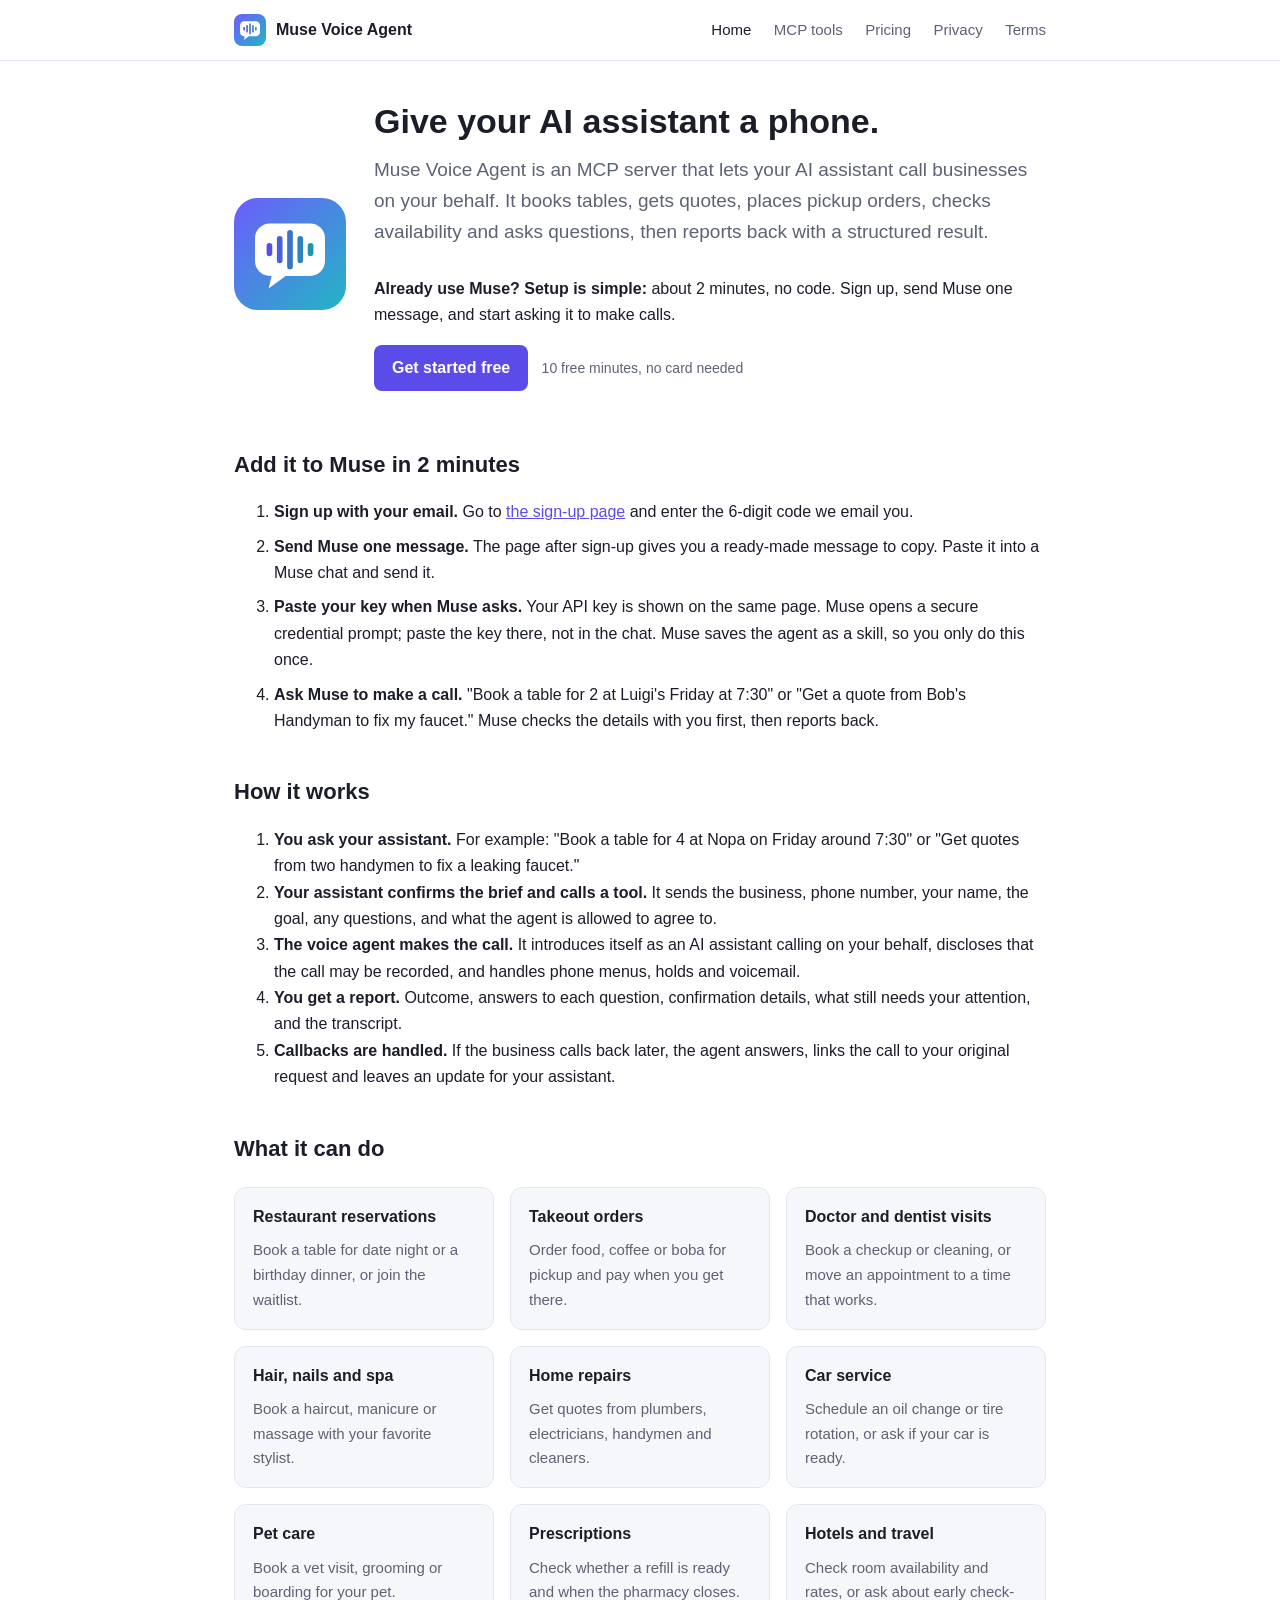
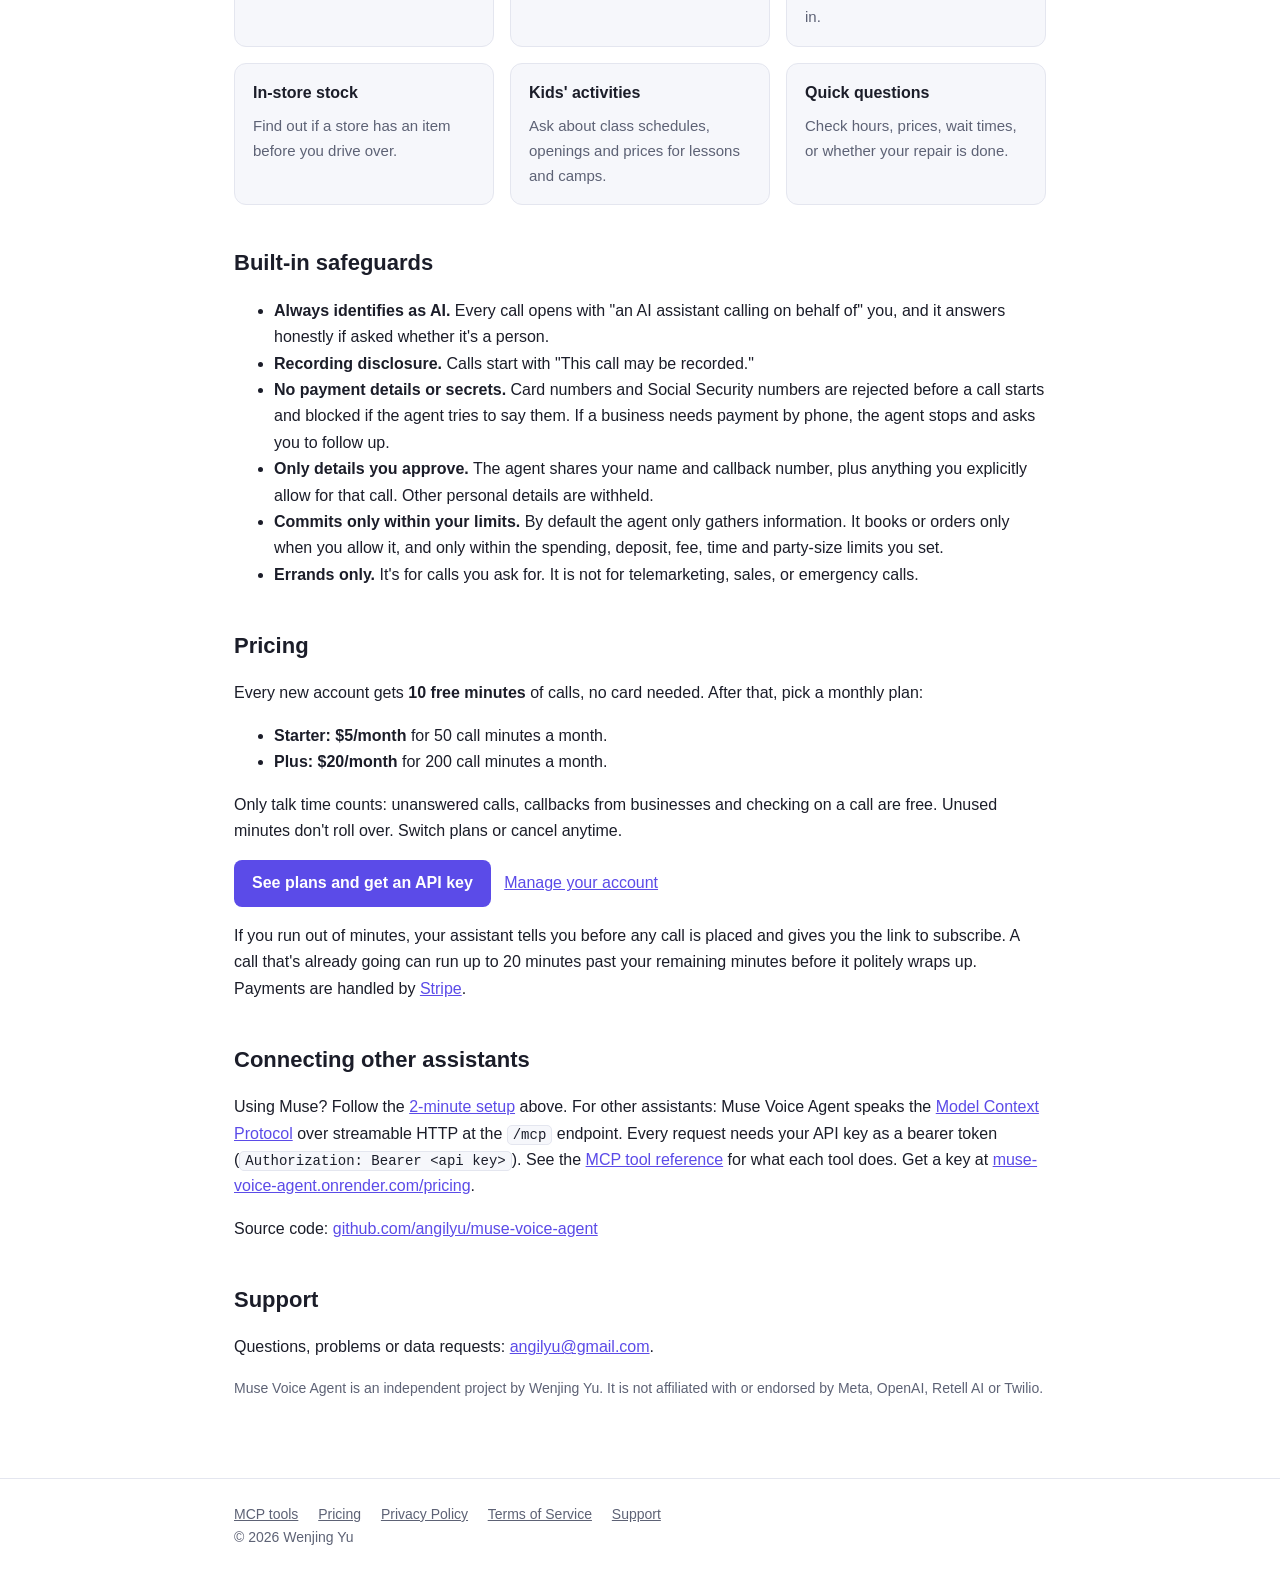
<file: docs/index.html>
<!doctype html>
<html lang="en">
<head>
  <meta charset="utf-8">
  <meta name="viewport" content="width=device-width, initial-scale=1">
  <title>Muse Voice Agent: give your AI assistant a phone</title>
  <meta name="description" content="An MCP server that lets your AI assistant phone businesses for you: book tables, get quotes, place pickup orders, check availability and ask questions, then report back.">
  <link rel="icon" type="image/svg+xml" href="icon.svg">
  <link rel="icon" type="image/png" href="icon-512.png">
  <link rel="stylesheet" href="style.css">
</head>
<body>
  <header class="site">
    <div class="wrap">
      <a class="brand" href="./"><img src="icon.svg" alt="">Muse Voice Agent</a>
      <nav>
        <a href="./" aria-current="page">Home</a>
        <a href="tools.html">MCP tools</a>
        <a href="#pricing">Pricing</a>
        <a href="privacy.html">Privacy</a>
        <a href="terms.html">Terms</a>
      </nav>
    </div>
  </header>

  <main class="wrap">
    <section class="hero">
      <img src="icon.svg" alt="Muse Voice Agent icon">
      <div>
        <h1>Give your AI assistant a phone.</h1>
        <p class="lede">Muse Voice Agent is an MCP server that lets your AI assistant call businesses on
          your behalf. It books tables, gets quotes, places pickup orders, checks availability and asks
          questions, then reports back with a structured result.</p>
        <p><strong>Already use Muse? Setup is simple:</strong> about 2 minutes, no code. Sign up, send
          Muse one message, and start asking it to make calls.</p>
        <p><a class="button" href="https://muse-voice-agent.onrender.com/pricing">Get started free</a>
          &nbsp; <span class="meta">10 free minutes, no card needed</span></p>
      </div>
    </section>

    <h2 id="setup">Add it to Muse in 2 minutes</h2>
    <ol class="steps">
      <li><strong>Sign up with your email.</strong> Go to
        <a href="https://muse-voice-agent.onrender.com/pricing">the sign-up page</a> and enter the 6-digit
        code we email you.</li>
      <li><strong>Send Muse one message.</strong> The page after sign-up gives you a ready-made message
        to copy. Paste it into a Muse chat and send it.</li>
      <li><strong>Paste your key when Muse asks.</strong> Your API key is shown on the same page. Muse opens a secure credential prompt; paste
        the key there, not in the chat. Muse saves the agent as a skill, so you only do this once.</li>
      <li><strong>Ask Muse to make a call.</strong> "Book a table for 2 at Luigi's Friday at 7:30" or
        "Get a quote from Bob's Handyman to fix my faucet." Muse checks the details with you first,
        then reports back.</li>
    </ol>

    <h2>How it works</h2>
    <ol>
      <li><strong>You ask your assistant.</strong> For example: "Book a table for 4 at Nopa on Friday
        around 7:30" or "Get quotes from two handymen to fix a leaking faucet."</li>
      <li><strong>Your assistant confirms the brief and calls a tool.</strong> It sends the business,
        phone number, your name, the goal, any questions, and what the agent is allowed to agree to.</li>
      <li><strong>The voice agent makes the call.</strong> It introduces itself as an AI assistant
        calling on your behalf, discloses that the call may be recorded, and handles phone menus,
        holds and voicemail.</li>
      <li><strong>You get a report.</strong> Outcome, answers to each question, confirmation details,
        what still needs your attention, and the transcript.</li>
      <li><strong>Callbacks are handled.</strong> If the business calls back later, the agent answers,
        links the call to your original request and leaves an update for your assistant.</li>
    </ol>

    <h2>What it can do</h2>
    <div class="cards">
      <div class="card"><h3>Restaurant reservations</h3><p>Book a table for date night or a birthday dinner, or join the waitlist.</p></div>
      <div class="card"><h3>Takeout orders</h3><p>Order food, coffee or boba for pickup and pay when you get there.</p></div>
      <div class="card"><h3>Doctor and dentist visits</h3><p>Book a checkup or cleaning, or move an appointment to a time that works.</p></div>
      <div class="card"><h3>Hair, nails and spa</h3><p>Book a haircut, manicure or massage with your favorite stylist.</p></div>
      <div class="card"><h3>Home repairs</h3><p>Get quotes from plumbers, electricians, handymen and cleaners.</p></div>
      <div class="card"><h3>Car service</h3><p>Schedule an oil change or tire rotation, or ask if your car is ready.</p></div>
      <div class="card"><h3>Pet care</h3><p>Book a vet visit, grooming or boarding for your pet.</p></div>
      <div class="card"><h3>Prescriptions</h3><p>Check whether a refill is ready and when the pharmacy closes.</p></div>
      <div class="card"><h3>Hotels and travel</h3><p>Check room availability and rates, or ask about early check-in.</p></div>
      <div class="card"><h3>In-store stock</h3><p>Find out if a store has an item before you drive over.</p></div>
      <div class="card"><h3>Kids' activities</h3><p>Ask about class schedules, openings and prices for lessons and camps.</p></div>
      <div class="card"><h3>Quick questions</h3><p>Check hours, prices, wait times, or whether your repair is done.</p></div>
    </div>

    <h2>Built-in safeguards</h2>
    <ul>
      <li><strong>Always identifies as AI.</strong> Every call opens with "an AI assistant calling on
        behalf of" you, and it answers honestly if asked whether it's a person.</li>
      <li><strong>Recording disclosure.</strong> Calls start with "This call may be recorded."</li>
      <li><strong>No payment details or secrets.</strong> Card numbers and Social Security numbers are
        rejected before a call starts and blocked if the agent tries to say them. If a business needs
        payment by phone, the agent stops and asks you to follow up.</li>
      <li><strong>Only details you approve.</strong> The agent shares your name and callback number,
        plus anything you explicitly allow for that call. Other personal details are withheld.</li>
      <li><strong>Commits only within your limits.</strong> By default the agent only gathers
        information. It books or orders only when you allow it, and only within the spending, deposit,
        fee, time and party-size limits you set.</li>
      <li><strong>Errands only.</strong> It's for calls you ask for. It is not for telemarketing, sales,
        or emergency calls.</li>
    </ul>

    <h2 id="pricing">Pricing</h2>
    <p>Every new account gets <strong>10 free minutes</strong> of calls, no card needed. After that, pick a
      monthly plan:</p>
    <ul>
      <li><strong>Starter: $5/month</strong> for 50 call minutes a month.</li>
      <li><strong>Plus: $20/month</strong> for 200 call minutes a month.</li>
    </ul>
    <p>Only talk time counts: unanswered calls, callbacks from businesses and checking on a call are
      free. Unused minutes don't roll over. Switch plans or cancel anytime.</p>
    <p><a class="button" href="https://muse-voice-agent.onrender.com/pricing">See plans and get an API key</a>
      &nbsp; <a href="https://muse-voice-agent.onrender.com/account">Manage your account</a></p>
    <p>If you run out of minutes, your assistant tells you before any call is placed and gives you the
      link to subscribe. A call that's already going can run up to 20 minutes past your remaining
      minutes before it politely wraps up. Payments are handled by
      <a href="https://stripe.com">Stripe</a>.</p>

    <h2>Connecting other assistants</h2>
    <p>Using Muse? Follow the <a href="#setup">2-minute setup</a> above. For other assistants: Muse Voice Agent speaks the <a href="https://modelcontextprotocol.io">Model Context Protocol</a>
      over streamable HTTP at the <code>/mcp</code> endpoint. Every request needs your API key as a bearer token
      (<code>Authorization: Bearer &lt;api key&gt;</code>). See the <a href="tools.html">MCP tool
      reference</a> for what each tool does. Get a key at
      <a href="https://muse-voice-agent.onrender.com/pricing">muse-voice-agent.onrender.com/pricing</a>.</p>
    <p>Source code: <a href="https://github.com/angilyu/muse-voice-agent">github.com/angilyu/muse-voice-agent</a></p>

    <h2>Support</h2>
    <p>Questions, problems or data requests: <a href="mailto:angilyu@gmail.com">angilyu@gmail.com</a>.</p>

    <p class="meta">Muse Voice Agent is an independent project by Wenjing Yu. It is not affiliated with
      or endorsed by Meta, OpenAI, Retell AI or Twilio.</p>
  </main>

  <footer class="site">
    <div class="wrap">
      <a href="tools.html">MCP tools</a>
      <a href="https://muse-voice-agent.onrender.com/pricing">Pricing</a>
      <a href="privacy.html">Privacy Policy</a>
      <a href="terms.html">Terms of Service</a>
      <a href="mailto:angilyu@gmail.com">Support</a>
      <div>&copy; 2026 Wenjing Yu</div>
    </div>
  </footer>
</body>
</html>
</file>
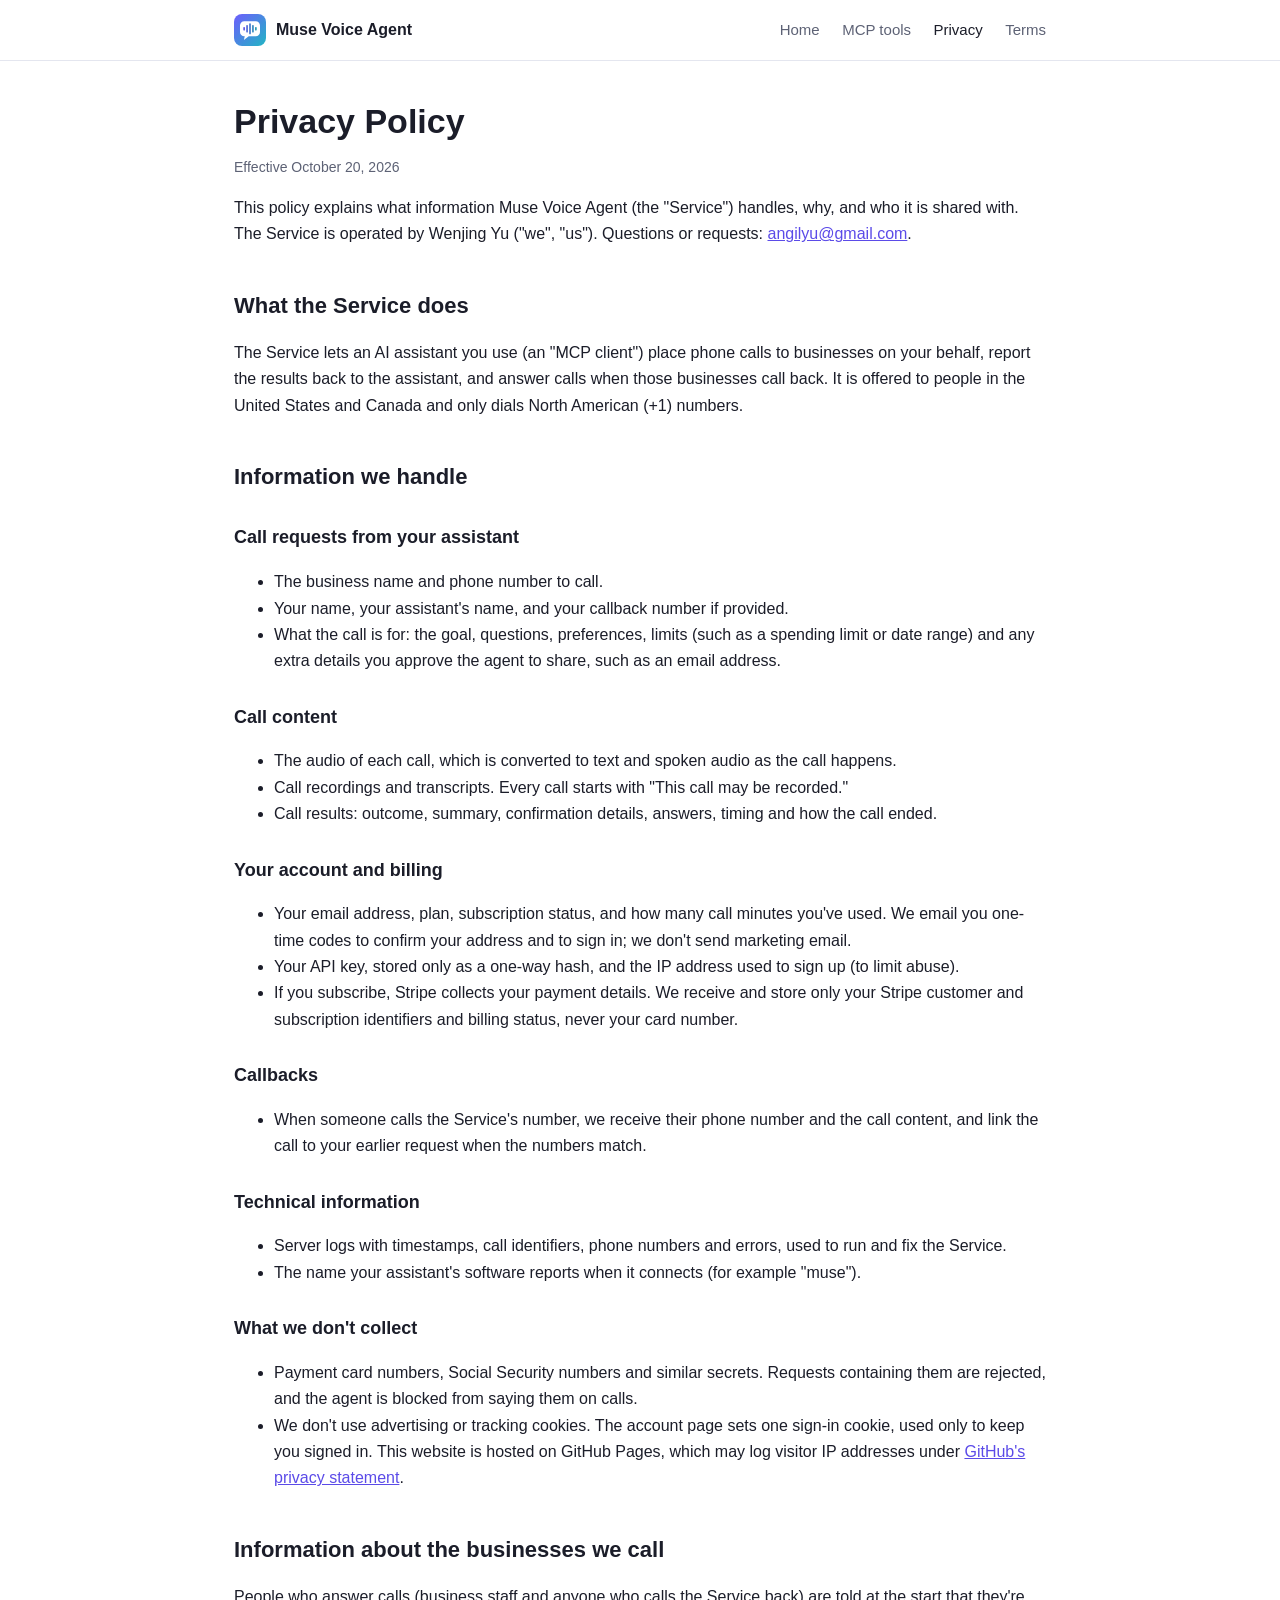
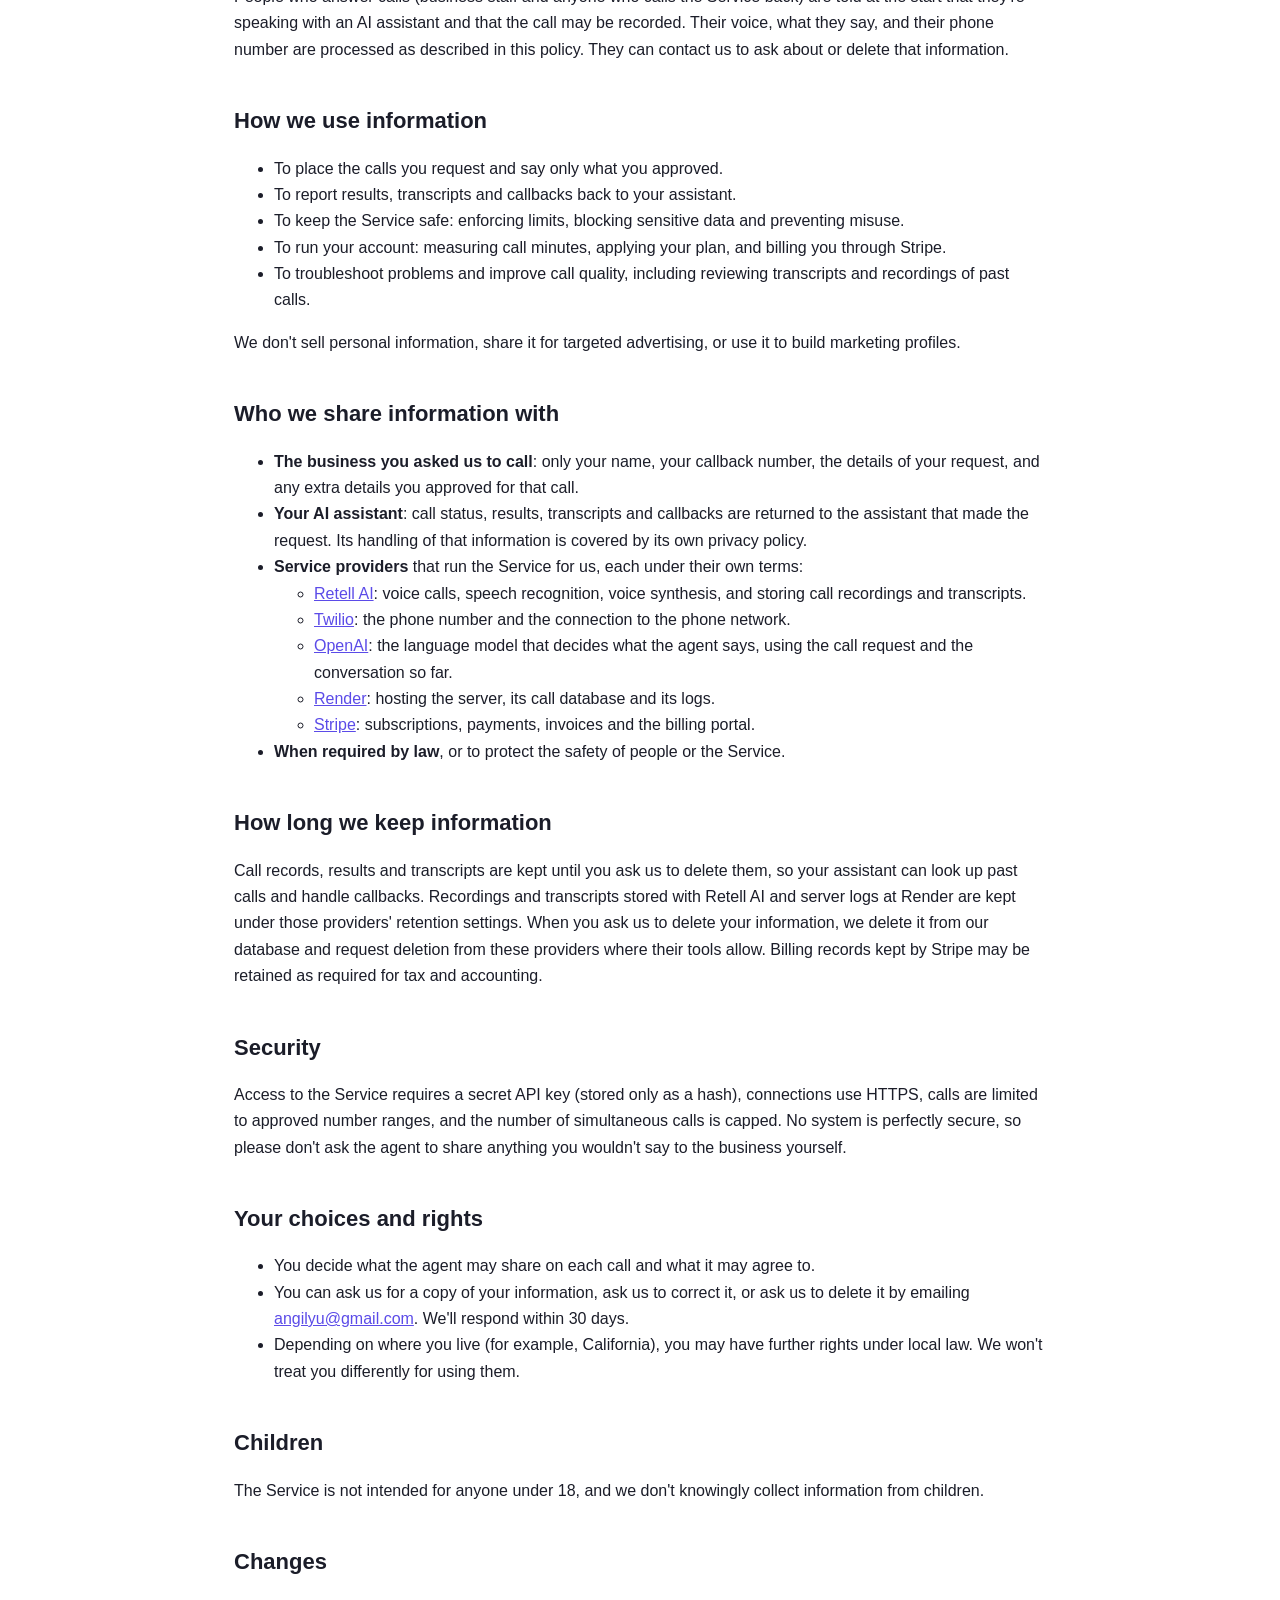
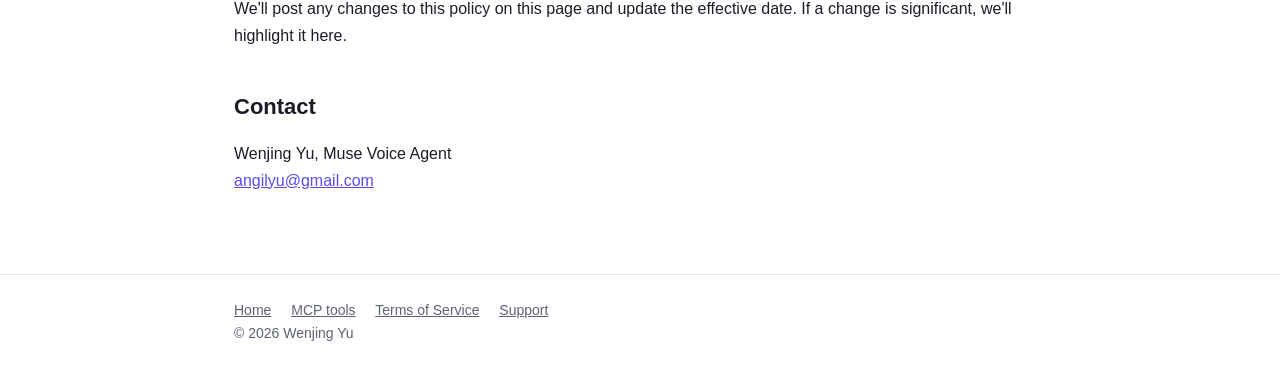
<file: docs/privacy.html>
<!doctype html>
<html lang="en">
<head>
  <meta charset="utf-8">
  <meta name="viewport" content="width=device-width, initial-scale=1">
  <title>Privacy Policy | Muse Voice Agent</title>
  <link rel="icon" type="image/svg+xml" href="icon.svg">
  <link rel="icon" type="image/png" href="icon-512.png">
  <link rel="stylesheet" href="style.css">
</head>
<body>
  <header class="site">
    <div class="wrap">
      <a class="brand" href="./"><img src="icon.svg" alt="">Muse Voice Agent</a>
      <nav>
        <a href="./">Home</a>
        <a href="tools.html">MCP tools</a>
        <a href="privacy.html" aria-current="page">Privacy</a>
        <a href="terms.html">Terms</a>
      </nav>
    </div>
  </header>

  <main class="wrap">
    <h1>Privacy Policy</h1>
    <p class="meta">Effective October 20, 2026</p>

    <p>This policy explains what information Muse Voice Agent (the "Service") handles, why, and who it
      is shared with. The Service is operated by Wenjing Yu ("we", "us"). Questions or requests:
      <a href="mailto:angilyu@gmail.com">angilyu@gmail.com</a>.</p>

    <h2>What the Service does</h2>
    <p>The Service lets an AI assistant you use (an "MCP client") place phone calls to businesses on
      your behalf, report the results back to the assistant, and answer calls when those businesses
      call back. It is offered to people in the United States and Canada and only dials North American
      (+1) numbers.</p>

    <h2>Information we handle</h2>
    <h3>Call requests from your assistant</h3>
    <ul>
      <li>The business name and phone number to call.</li>
      <li>Your name, your assistant's name, and your callback number if provided.</li>
      <li>What the call is for: the goal, questions, preferences, limits (such as a spending limit or
        date range) and any extra details you approve the agent to share, such as an email address.</li>
    </ul>
    <h3>Call content</h3>
    <ul>
      <li>The audio of each call, which is converted to text and spoken audio as the call happens.</li>
      <li>Call recordings and transcripts. Every call starts with "This call may be recorded."</li>
      <li>Call results: outcome, summary, confirmation details, answers, timing and how the call ended.</li>
    </ul>
    <h3>Your account and billing</h3>
    <ul>
      <li>Your email address, plan, subscription status, and how many call minutes you've used. We
        email you one-time codes to confirm your address and to sign in; we don't send marketing
        email.</li>
      <li>Your API key, stored only as a one-way hash, and the IP address used to sign up (to limit
        abuse).</li>
      <li>If you subscribe, Stripe collects your payment details. We receive and store only your Stripe
        customer and subscription identifiers and billing status, never your card number.</li>
    </ul>
    <h3>Callbacks</h3>
    <ul>
      <li>When someone calls the Service's number, we receive their phone number and the call content,
        and link the call to your earlier request when the numbers match.</li>
    </ul>
    <h3>Technical information</h3>
    <ul>
      <li>Server logs with timestamps, call identifiers, phone numbers and errors, used to run and fix
        the Service.</li>
      <li>The name your assistant's software reports when it connects (for example "muse").</li>
    </ul>

    <h3>What we don't collect</h3>
    <ul>
      <li>Payment card numbers, Social Security numbers and similar secrets. Requests containing them
        are rejected, and the agent is blocked from saying them on calls.</li>
      <li>We don't use advertising or tracking cookies. The account page sets one sign-in cookie, used
        only to keep you signed in. This website is
        hosted on GitHub Pages, which may log visitor IP addresses under
        <a href="https://docs.github.com/en/site-policy/privacy-policies/github-general-privacy-statement">GitHub's privacy statement</a>.</li>
    </ul>

    <h2>Information about the businesses we call</h2>
    <p>People who answer calls (business staff and anyone who calls the Service back) are told at the
      start that they're speaking with an AI assistant and that the call may be recorded. Their voice,
      what they say, and their phone number are processed as described in this policy. They can
      contact us to ask about or delete that information.</p>

    <h2>How we use information</h2>
    <ul>
      <li>To place the calls you request and say only what you approved.</li>
      <li>To report results, transcripts and callbacks back to your assistant.</li>
      <li>To keep the Service safe: enforcing limits, blocking sensitive data and preventing misuse.</li>
      <li>To run your account: measuring call minutes, applying your plan, and billing you through
        Stripe.</li>
      <li>To troubleshoot problems and improve call quality, including reviewing transcripts and
        recordings of past calls.</li>
    </ul>
    <p>We don't sell personal information, share it for targeted advertising, or use it to build
      marketing profiles.</p>

    <h2>Who we share information with</h2>
    <ul>
      <li><strong>The business you asked us to call</strong>: only your name, your callback number, the
        details of your request, and any extra details you approved for that call.</li>
      <li><strong>Your AI assistant</strong>: call status, results, transcripts and callbacks are returned
        to the assistant that made the request. Its handling of that information is covered by its own
        privacy policy.</li>
      <li><strong>Service providers</strong> that run the Service for us, each under their own terms:
        <ul>
          <li><a href="https://www.retellai.com/privacy-policy">Retell AI</a>: voice calls, speech
            recognition, voice synthesis, and storing call recordings and transcripts.</li>
          <li><a href="https://www.twilio.com/en-us/legal/privacy">Twilio</a>: the phone number and the
            connection to the phone network.</li>
          <li><a href="https://openai.com/policies/privacy-policy/">OpenAI</a>: the language model that
            decides what the agent says, using the call request and the conversation so far.</li>
          <li><a href="https://render.com/privacy">Render</a>: hosting the server, its call database and
            its logs.</li>
          <li><a href="https://stripe.com/privacy">Stripe</a>: subscriptions, payments, invoices and the
            billing portal.</li>
        </ul>
      </li>
      <li><strong>When required by law</strong>, or to protect the safety of people or the Service.</li>
    </ul>

    <h2>How long we keep information</h2>
    <p>Call records, results and transcripts are kept until you ask us to delete them, so your assistant
      can look up past calls and handle callbacks. Recordings and transcripts stored with Retell AI and
      server logs at Render are kept under those providers' retention settings. When you ask us to
      delete your information, we delete it from our database and request deletion from these providers
      where their tools allow. Billing records kept by Stripe may be retained as required for tax and
      accounting.</p>

    <h2>Security</h2>
    <p>Access to the Service requires a secret API key (stored only as a hash), connections use HTTPS, calls are limited to
      approved number ranges, and the number of simultaneous calls is capped. No system is perfectly
      secure, so please don't ask the agent to share anything you wouldn't say to the business
      yourself.</p>

    <h2>Your choices and rights</h2>
    <ul>
      <li>You decide what the agent may share on each call and what it may agree to.</li>
      <li>You can ask us for a copy of your information, ask us to correct it, or ask us to delete it by
        emailing <a href="mailto:angilyu@gmail.com">angilyu@gmail.com</a>. We'll respond within 30 days.</li>
      <li>Depending on where you live (for example, California), you may have further rights under local
        law. We won't treat you differently for using them.</li>
    </ul>

    <h2>Children</h2>
    <p>The Service is not intended for anyone under 18, and we don't knowingly collect information from
      children.</p>

    <h2>Changes</h2>
    <p>We'll post any changes to this policy on this page and update the effective date. If a change is
      significant, we'll highlight it here.</p>

    <h2>Contact</h2>
    <p>Wenjing Yu, Muse Voice Agent<br>
      <a href="mailto:angilyu@gmail.com">angilyu@gmail.com</a></p>
  </main>

  <footer class="site">
    <div class="wrap">
      <a href="./">Home</a>
      <a href="tools.html">MCP tools</a>
      <a href="terms.html">Terms of Service</a>
      <a href="mailto:angilyu@gmail.com">Support</a>
      <div>&copy; 2026 Wenjing Yu</div>
    </div>
  </footer>
</body>
</html>
</file>
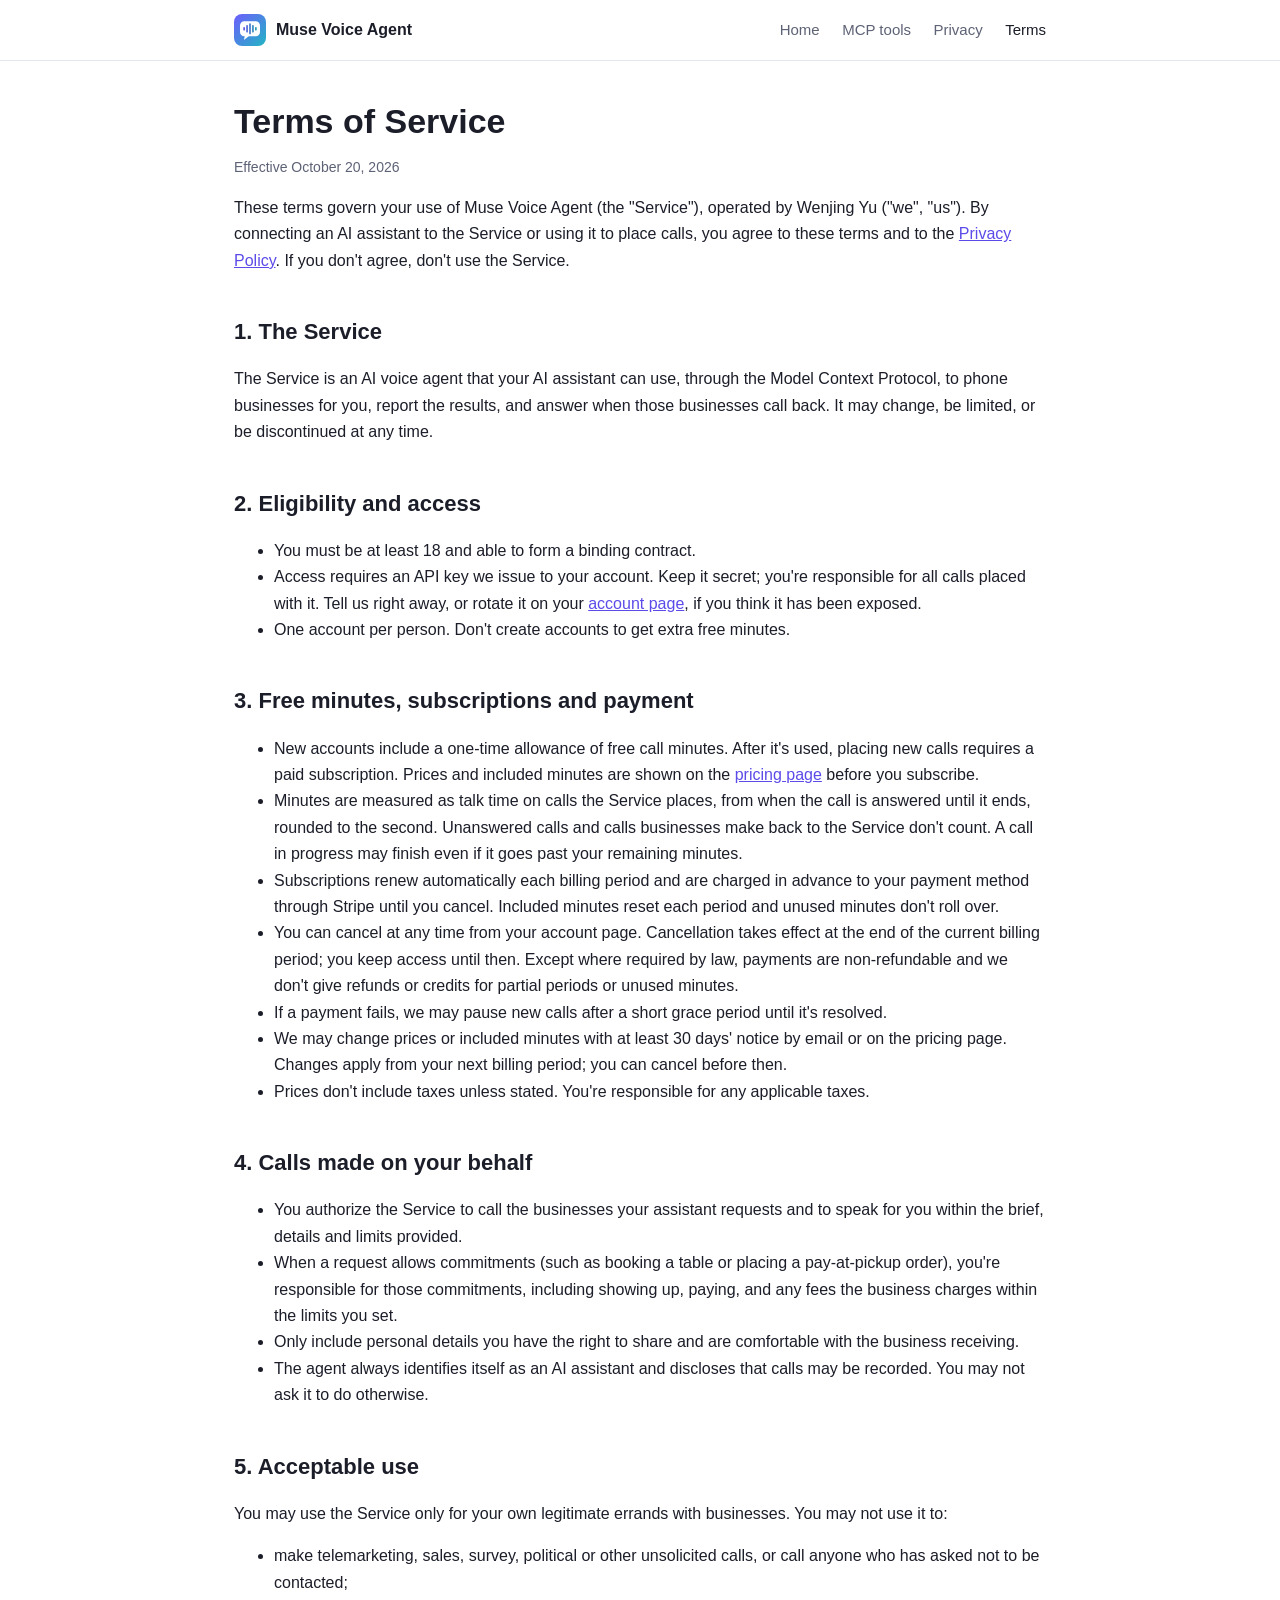
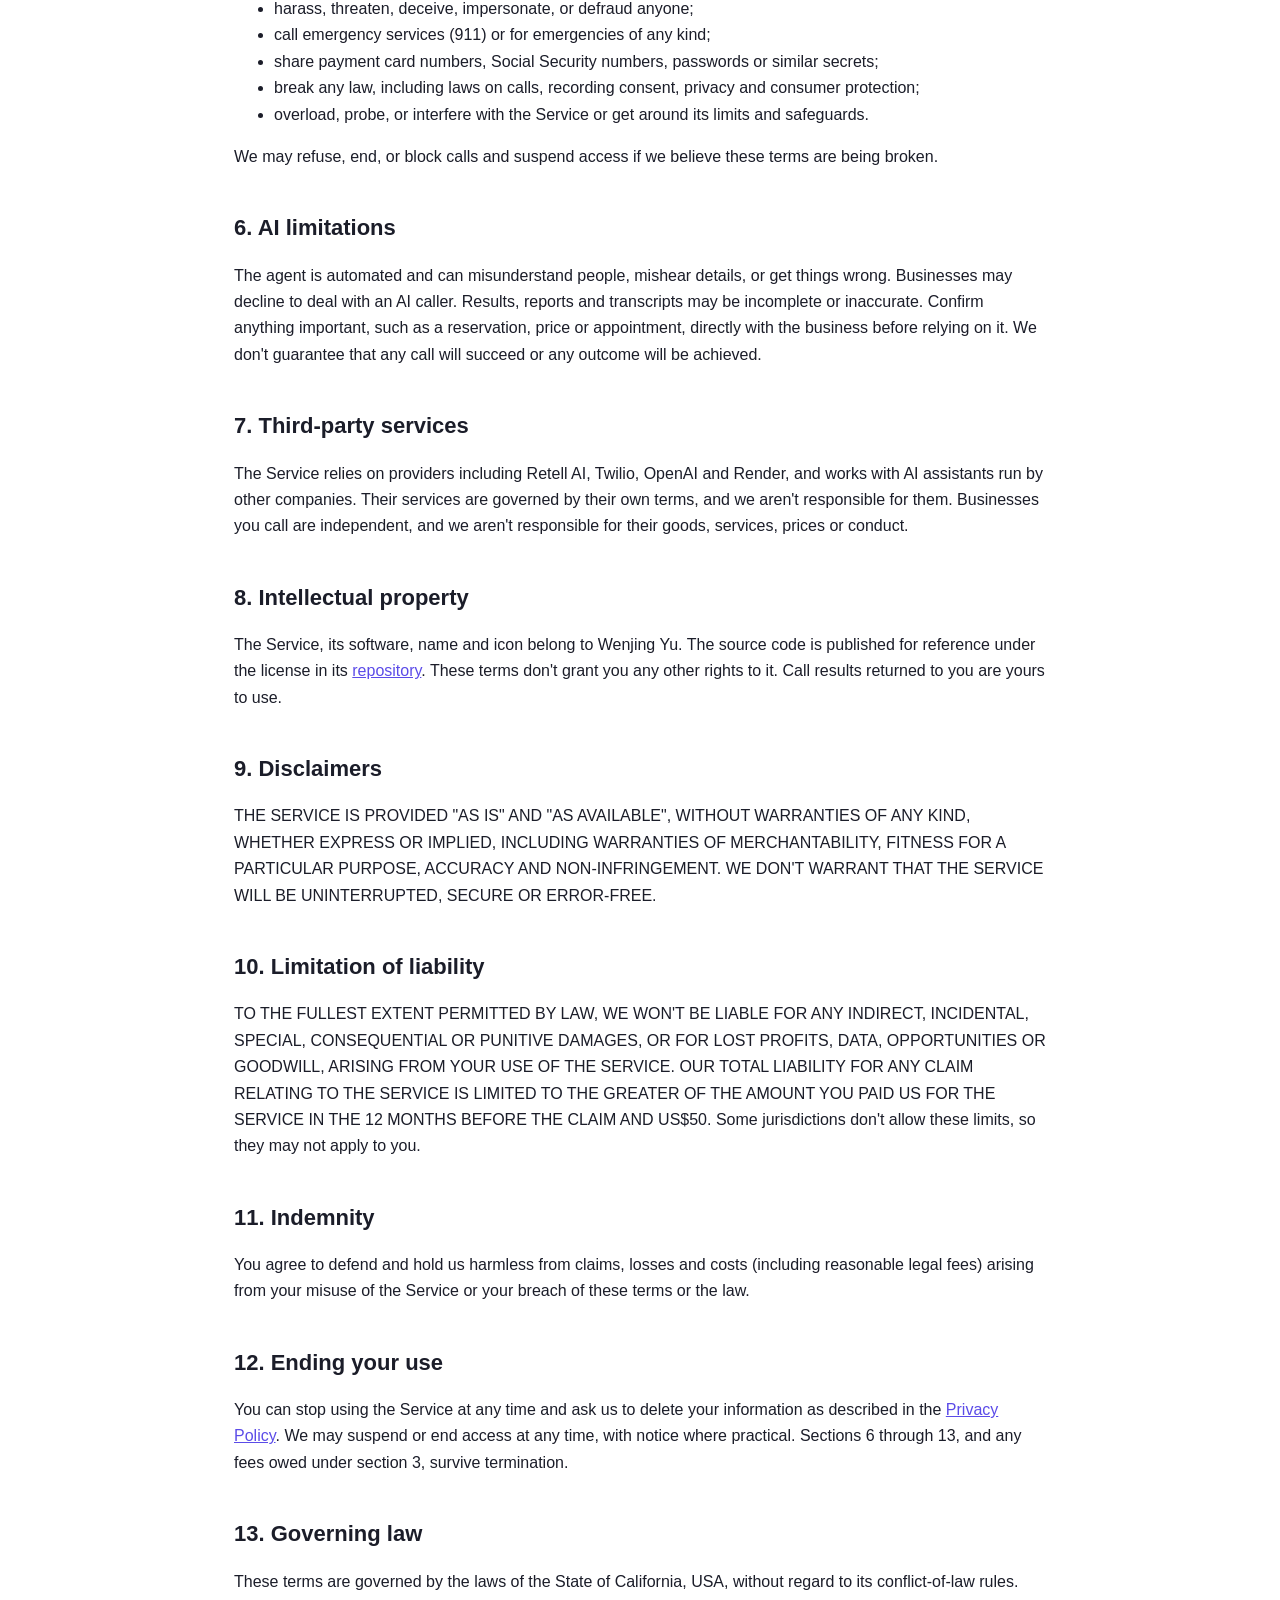
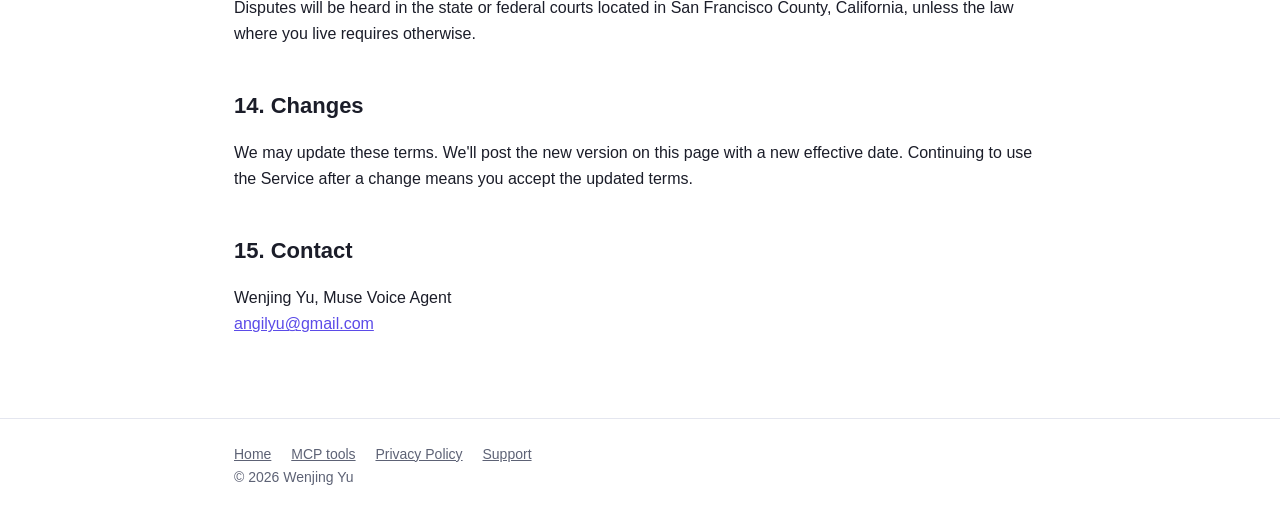
<file: docs/terms.html>
<!doctype html>
<html lang="en">
<head>
  <meta charset="utf-8">
  <meta name="viewport" content="width=device-width, initial-scale=1">
  <title>Terms of Service | Muse Voice Agent</title>
  <link rel="icon" type="image/svg+xml" href="icon.svg">
  <link rel="icon" type="image/png" href="icon-512.png">
  <link rel="stylesheet" href="style.css">
</head>
<body>
  <header class="site">
    <div class="wrap">
      <a class="brand" href="./"><img src="icon.svg" alt="">Muse Voice Agent</a>
      <nav>
        <a href="./">Home</a>
        <a href="tools.html">MCP tools</a>
        <a href="privacy.html">Privacy</a>
        <a href="terms.html" aria-current="page">Terms</a>
      </nav>
    </div>
  </header>

  <main class="wrap">
    <h1>Terms of Service</h1>
    <p class="meta">Effective October 20, 2026</p>

    <p>These terms govern your use of Muse Voice Agent (the "Service"), operated by Wenjing Yu ("we",
      "us"). By connecting an AI assistant to the Service or using it to place calls, you agree to these
      terms and to the <a href="privacy.html">Privacy Policy</a>. If you don't agree, don't use the
      Service.</p>

    <h2>1. The Service</h2>
    <p>The Service is an AI voice agent that your AI assistant can use, through the Model Context
      Protocol, to phone businesses for you, report the results, and answer when those businesses call
      back. It may change, be limited, or be discontinued at any time.</p>

    <h2>2. Eligibility and access</h2>
    <ul>
      <li>You must be at least 18 and able to form a binding contract.</li>
      <li>Access requires an API key we issue to your account. Keep it secret; you're responsible for
        all calls placed with it. Tell us right away, or rotate it on your
        <a href="https://muse-voice-agent.onrender.com/account">account page</a>, if you think it has been exposed.</li>
      <li>One account per person. Don't create accounts to get extra free minutes.</li>
    </ul>

    <h2>3. Free minutes, subscriptions and payment</h2>
    <ul>
      <li>New accounts include a one-time allowance of free call minutes. After it's used, placing new
        calls requires a paid subscription. Prices and included minutes are shown on the
        <a href="https://muse-voice-agent.onrender.com/pricing">pricing page</a> before you subscribe.</li>
      <li>Minutes are measured as talk time on calls the Service places, from when the call is answered
        until it ends, rounded to the second. Unanswered calls and calls businesses make back to the
        Service don't count. A call in progress may finish even if it goes past your remaining
        minutes.</li>
      <li>Subscriptions renew automatically each billing period and are charged in advance to your
        payment method through Stripe until you cancel. Included minutes reset each period and unused
        minutes don't roll over.</li>
      <li>You can cancel at any time from your account page. Cancellation takes effect at the end of the
        current billing period; you keep access until then. Except where required by law, payments are
        non-refundable and we don't give refunds or credits for partial periods or unused minutes.</li>
      <li>If a payment fails, we may pause new calls after a short grace period until it's resolved.</li>
      <li>We may change prices or included minutes with at least 30 days' notice by email or on the
        pricing page. Changes apply from your next billing period; you can cancel before then.</li>
      <li>Prices don't include taxes unless stated. You're responsible for any applicable taxes.</li>
    </ul>

    <h2>4. Calls made on your behalf</h2>
    <ul>
      <li>You authorize the Service to call the businesses your assistant requests and to speak for you
        within the brief, details and limits provided.</li>
      <li>When a request allows commitments (such as booking a table or placing a pay-at-pickup order),
        you're responsible for those commitments, including showing up, paying, and any fees the
        business charges within the limits you set.</li>
      <li>Only include personal details you have the right to share and are comfortable with the business
        receiving.</li>
      <li>The agent always identifies itself as an AI assistant and discloses that calls may be recorded.
        You may not ask it to do otherwise.</li>
    </ul>

    <h2>5. Acceptable use</h2>
    <p>You may use the Service only for your own legitimate errands with businesses. You may not use it
      to:</p>
    <ul>
      <li>make telemarketing, sales, survey, political or other unsolicited calls, or call anyone who
        has asked not to be contacted;</li>
      <li>harass, threaten, deceive, impersonate, or defraud anyone;</li>
      <li>call emergency services (911) or for emergencies of any kind;</li>
      <li>share payment card numbers, Social Security numbers, passwords or similar secrets;</li>
      <li>break any law, including laws on calls, recording consent, privacy and consumer protection;</li>
      <li>overload, probe, or interfere with the Service or get around its limits and safeguards.</li>
    </ul>
    <p>We may refuse, end, or block calls and suspend access if we believe these terms are being broken.</p>

    <h2>6. AI limitations</h2>
    <p>The agent is automated and can misunderstand people, mishear details, or get things wrong.
      Businesses may decline to deal with an AI caller. Results, reports and transcripts may be
      incomplete or inaccurate. Confirm anything important, such as a reservation, price or appointment,
      directly with the business before relying on it. We don't guarantee that any call will succeed or
      any outcome will be achieved.</p>

    <h2>7. Third-party services</h2>
    <p>The Service relies on providers including Retell AI, Twilio, OpenAI and Render, and works with AI
      assistants run by other companies. Their services are governed by their own terms, and we aren't
      responsible for them. Businesses you call are independent, and we aren't responsible for their
      goods, services, prices or conduct.</p>

    <h2>8. Intellectual property</h2>
    <p>The Service, its software, name and icon belong to Wenjing Yu. The source code is published for
      reference under the license in its <a href="https://github.com/angilyu/muse-voice-agent">repository</a>.
      These terms don't grant you any other rights to it. Call results returned to you are yours to use.</p>

    <h2>9. Disclaimers</h2>
    <p>THE SERVICE IS PROVIDED "AS IS" AND "AS AVAILABLE", WITHOUT WARRANTIES OF ANY KIND, WHETHER
      EXPRESS OR IMPLIED, INCLUDING WARRANTIES OF MERCHANTABILITY, FITNESS FOR A PARTICULAR PURPOSE,
      ACCURACY AND NON-INFRINGEMENT. WE DON'T WARRANT THAT THE SERVICE WILL BE UNINTERRUPTED, SECURE OR
      ERROR-FREE.</p>

    <h2>10. Limitation of liability</h2>
    <p>TO THE FULLEST EXTENT PERMITTED BY LAW, WE WON'T BE LIABLE FOR ANY INDIRECT, INCIDENTAL, SPECIAL,
      CONSEQUENTIAL OR PUNITIVE DAMAGES, OR FOR LOST PROFITS, DATA, OPPORTUNITIES OR GOODWILL, ARISING
      FROM YOUR USE OF THE SERVICE. OUR TOTAL LIABILITY FOR ANY CLAIM RELATING TO THE SERVICE IS LIMITED
      TO THE GREATER OF THE AMOUNT YOU PAID US FOR THE SERVICE IN THE 12 MONTHS BEFORE THE CLAIM AND
      US$50. Some jurisdictions don't allow these limits, so they may not apply to you.</p>

    <h2>11. Indemnity</h2>
    <p>You agree to defend and hold us harmless from claims, losses and costs (including reasonable legal
      fees) arising from your misuse of the Service or your breach of these terms or the law.</p>

    <h2>12. Ending your use</h2>
    <p>You can stop using the Service at any time and ask us to delete your information as described in
      the <a href="privacy.html">Privacy Policy</a>. We may suspend or end access at any time, with notice
      where practical. Sections 6 through 13, and any fees owed under section 3, survive termination.</p>

    <h2>13. Governing law</h2>
    <p>These terms are governed by the laws of the State of California, USA, without regard to its
      conflict-of-law rules. Disputes will be heard in the state or federal courts located in San
      Francisco County, California, unless the law where you live requires otherwise.</p>

    <h2>14. Changes</h2>
    <p>We may update these terms. We'll post the new version on this page with a new effective date.
      Continuing to use the Service after a change means you accept the updated terms.</p>

    <h2>15. Contact</h2>
    <p>Wenjing Yu, Muse Voice Agent<br>
      <a href="mailto:angilyu@gmail.com">angilyu@gmail.com</a></p>
  </main>

  <footer class="site">
    <div class="wrap">
      <a href="./">Home</a>
      <a href="tools.html">MCP tools</a>
      <a href="privacy.html">Privacy Policy</a>
      <a href="mailto:angilyu@gmail.com">Support</a>
      <div>&copy; 2026 Wenjing Yu</div>
    </div>
  </footer>
</body>
</html>
</file>
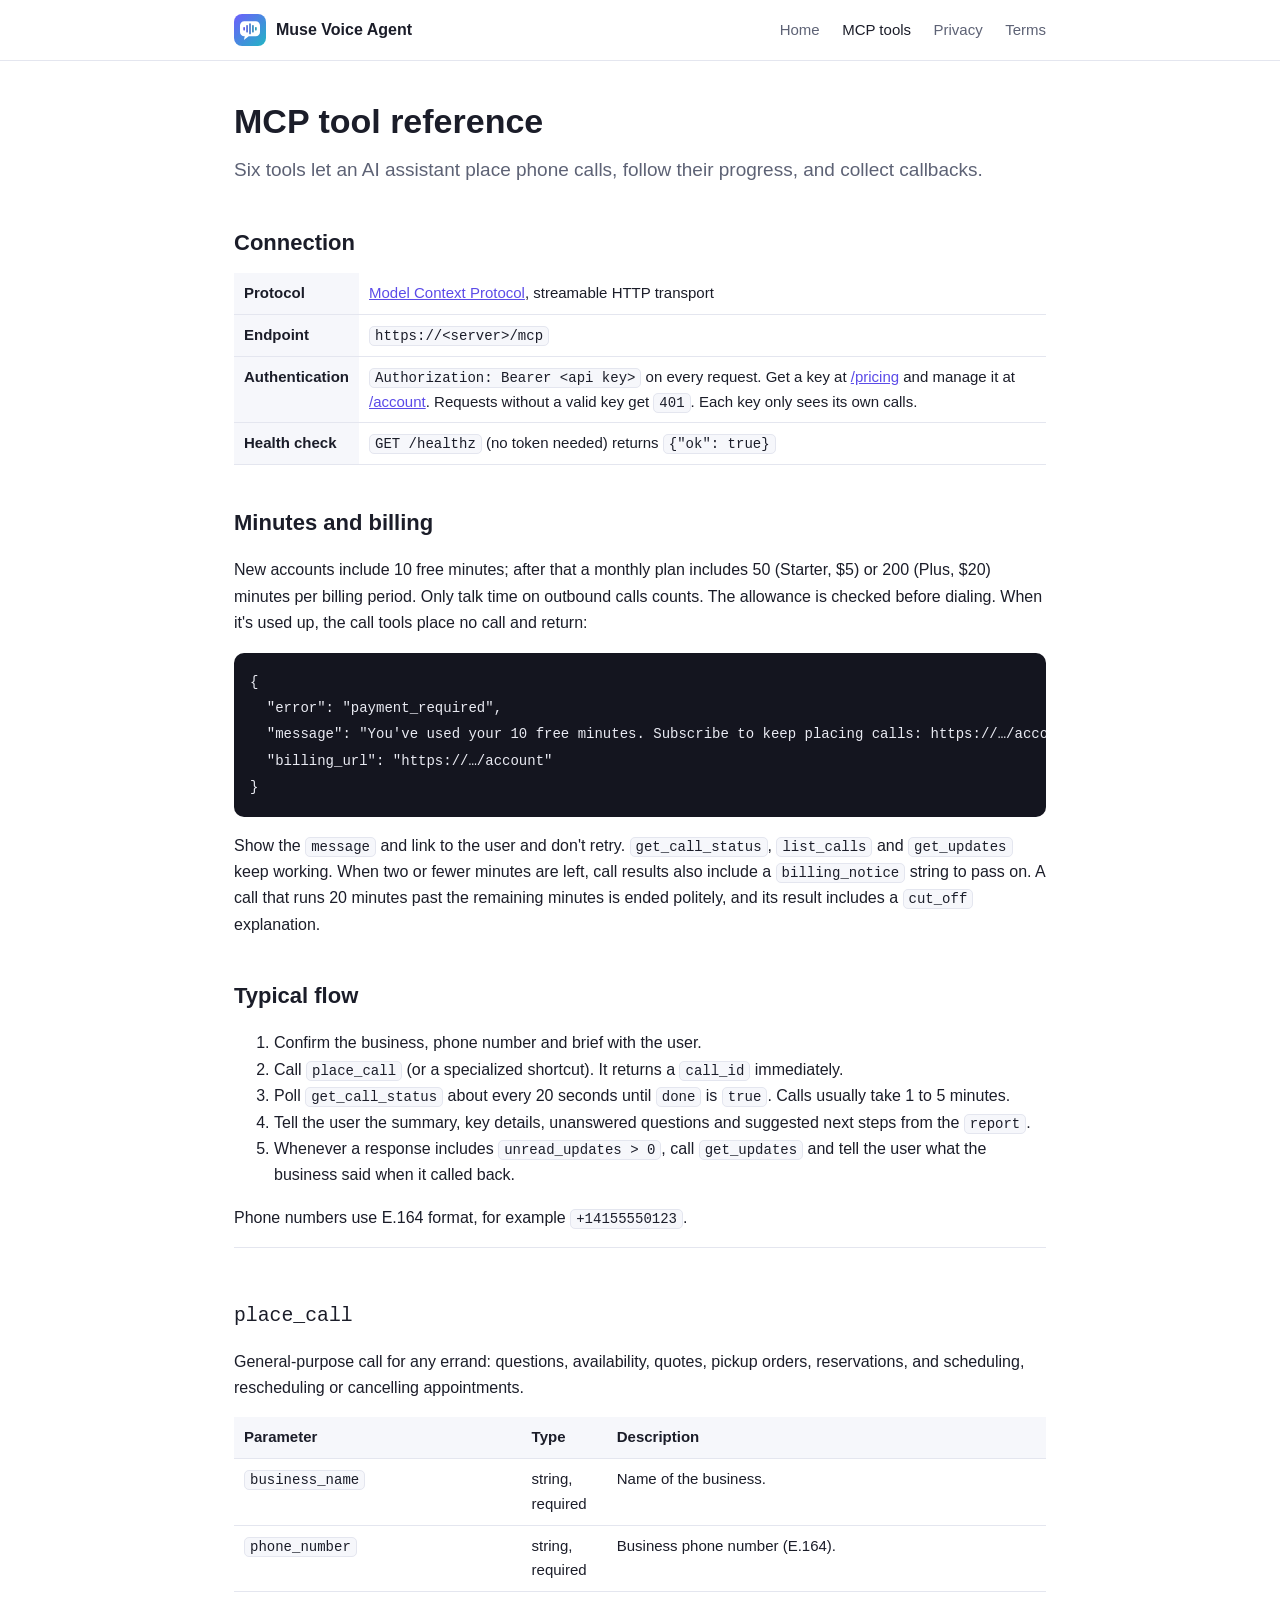
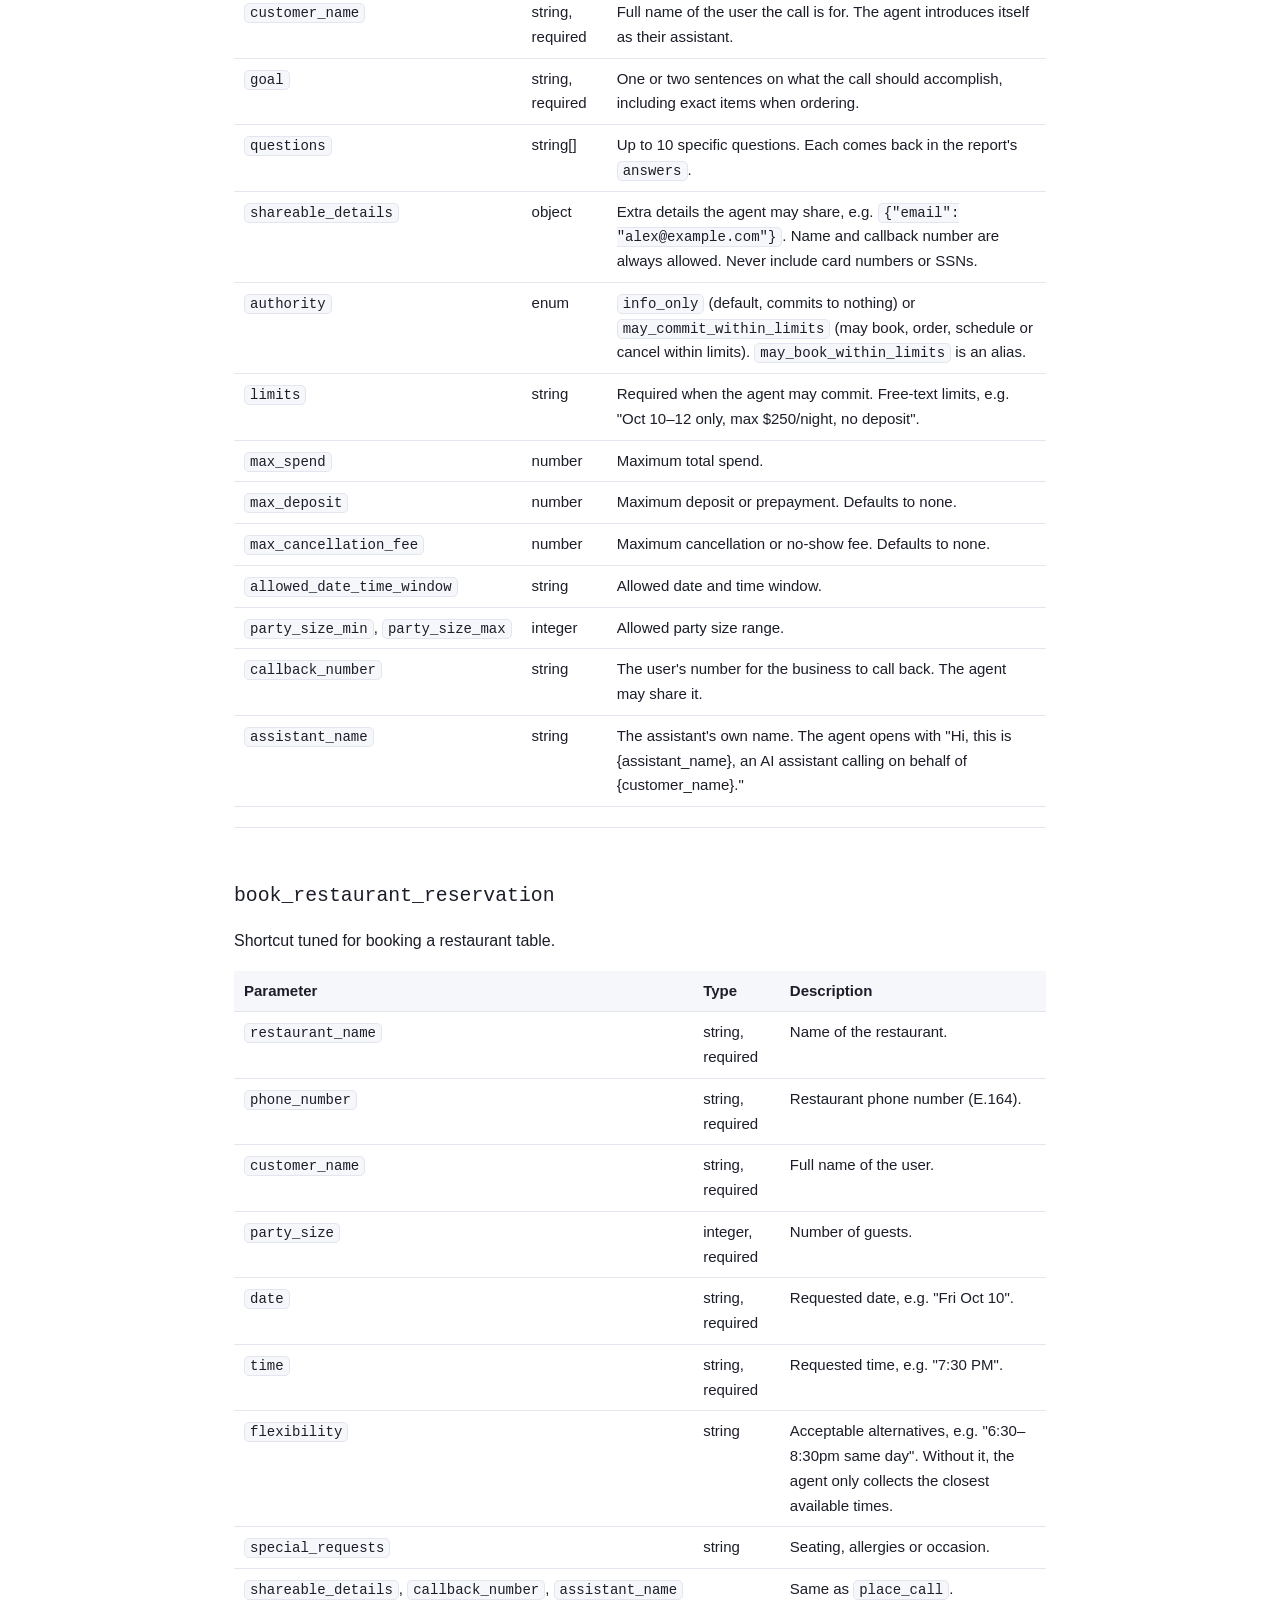
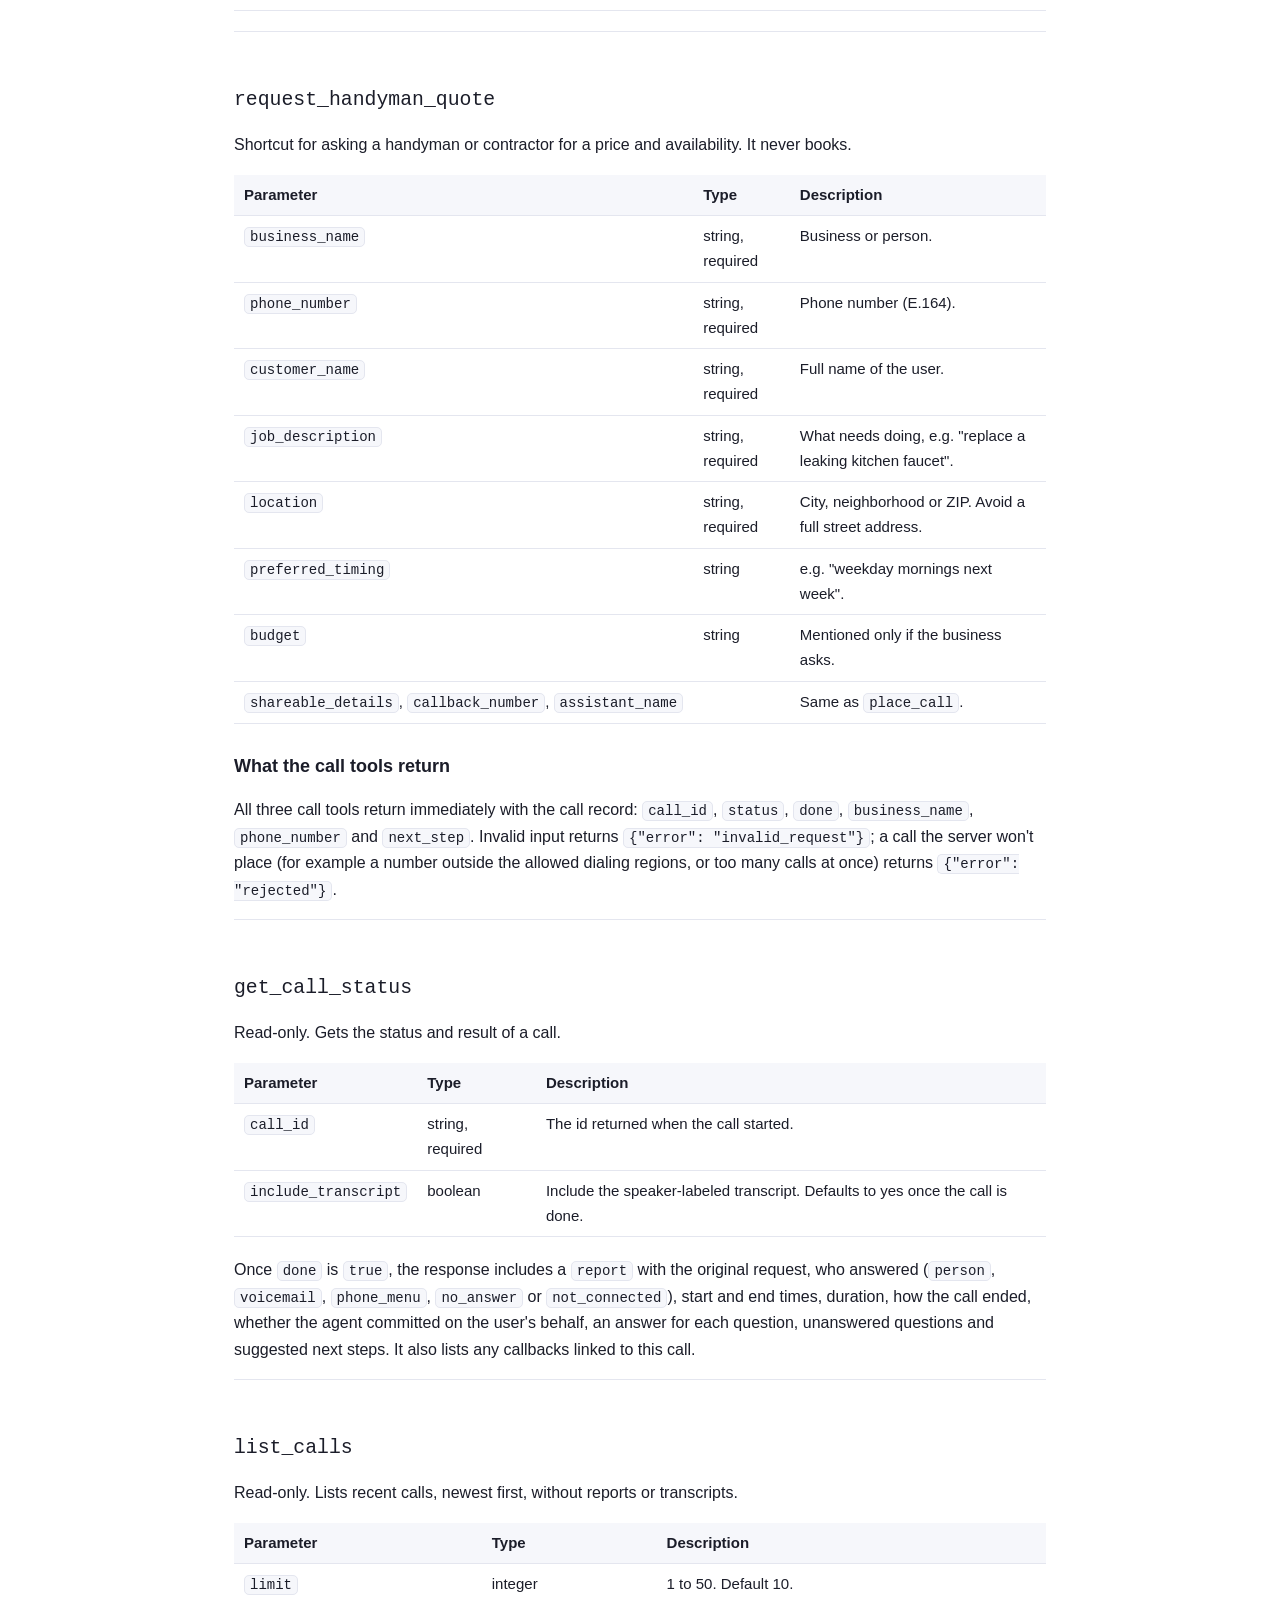
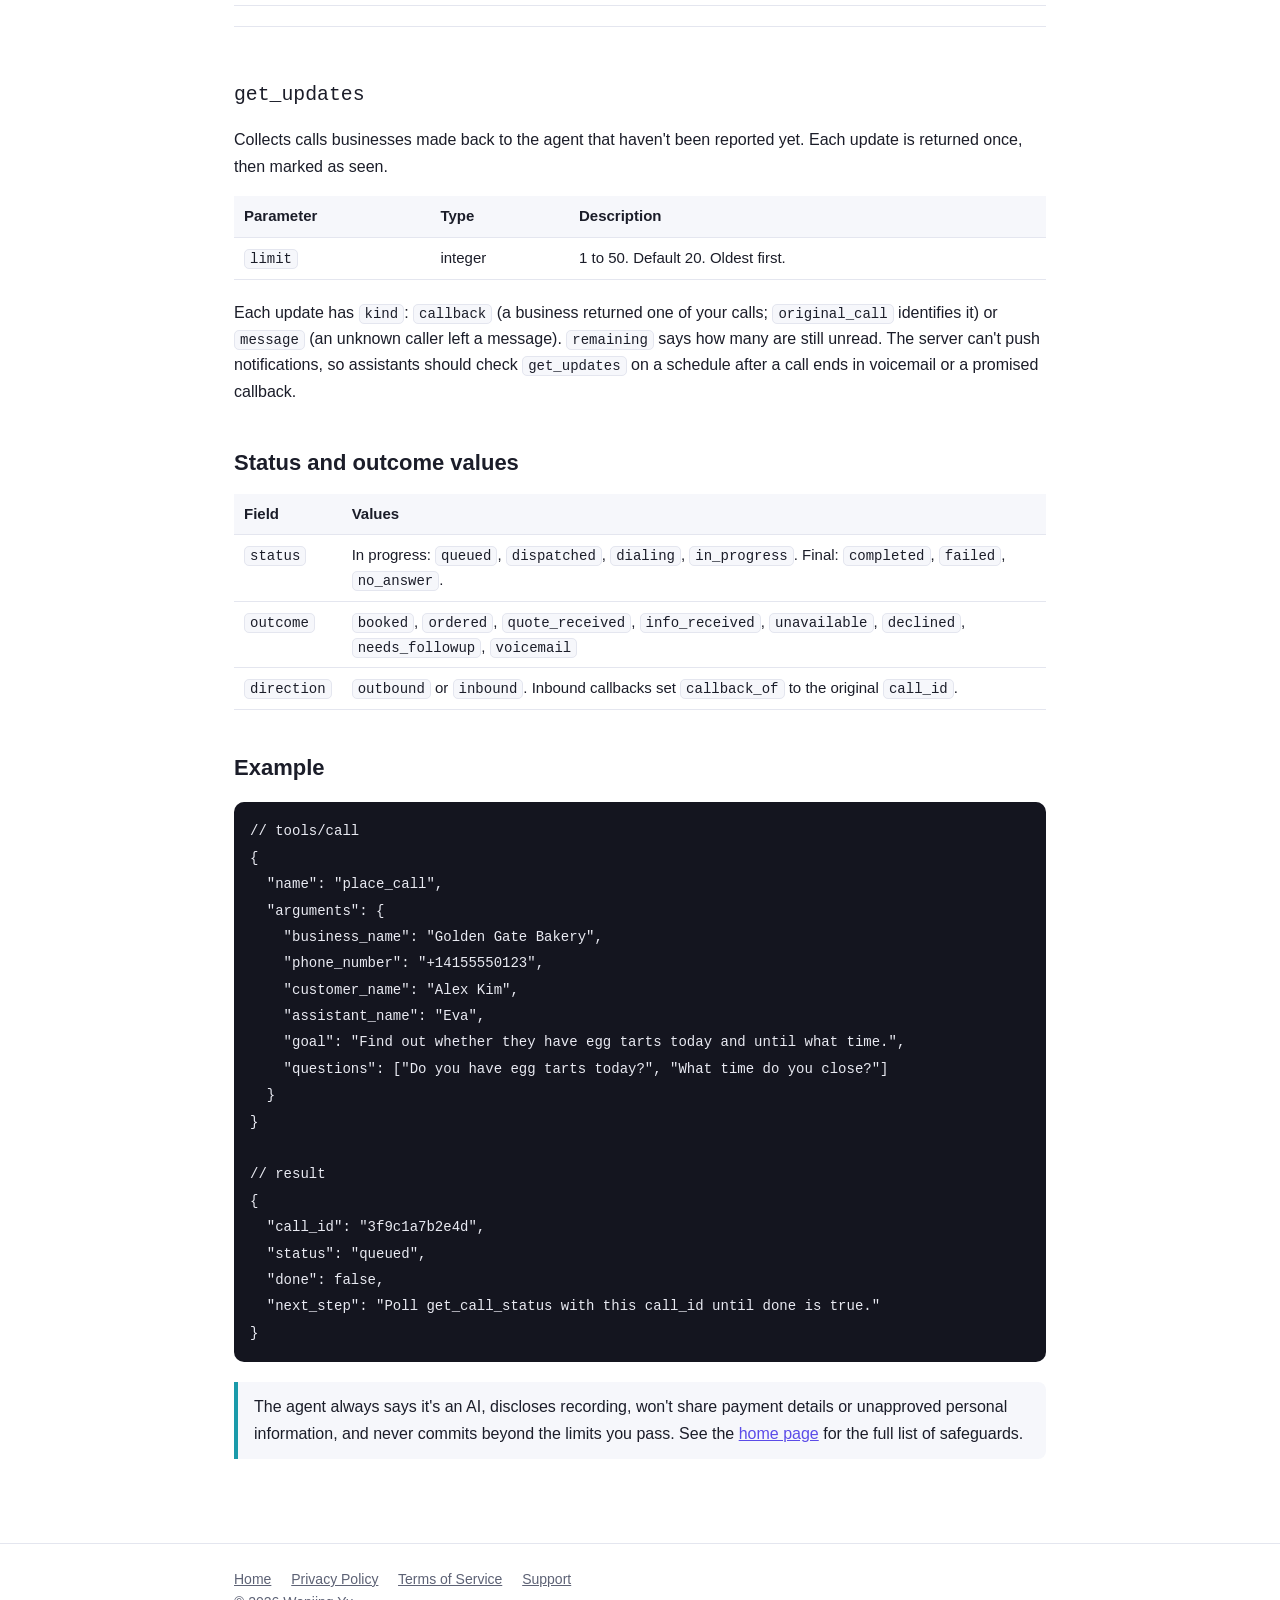
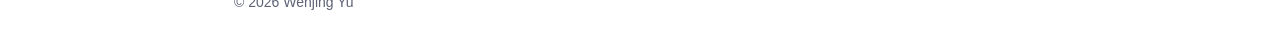
<file: docs/tools.html>
<!doctype html>
<html lang="en">
<head>
  <meta charset="utf-8">
  <meta name="viewport" content="width=device-width, initial-scale=1">
  <title>MCP tool reference | Muse Voice Agent</title>
  <meta name="description" content="Reference for the Muse Voice Agent MCP tools: place_call, book_restaurant_reservation, request_handyman_quote, get_call_status, list_calls and get_updates.">
  <link rel="icon" type="image/svg+xml" href="icon.svg">
  <link rel="icon" type="image/png" href="icon-512.png">
  <link rel="stylesheet" href="style.css">
</head>
<body>
  <header class="site">
    <div class="wrap">
      <a class="brand" href="./"><img src="icon.svg" alt="">Muse Voice Agent</a>
      <nav>
        <a href="./">Home</a>
        <a href="tools.html" aria-current="page">MCP tools</a>
        <a href="privacy.html">Privacy</a>
        <a href="terms.html">Terms</a>
      </nav>
    </div>
  </header>

  <main class="wrap">
    <h1>MCP tool reference</h1>
    <p class="lede">Six tools let an AI assistant place phone calls, follow their progress, and collect
      callbacks.</p>

    <h2 id="connect">Connection</h2>
    <table>
      <tr><th>Protocol</th><td><a href="https://modelcontextprotocol.io">Model Context Protocol</a>, streamable HTTP transport</td></tr>
      <tr><th>Endpoint</th><td><code>https://&lt;server&gt;/mcp</code></td></tr>
      <tr><th>Authentication</th><td><code>Authorization: Bearer &lt;api key&gt;</code> on every request. Get a key at <a href="https://muse-voice-agent.onrender.com/pricing">/pricing</a> and manage it at <a href="https://muse-voice-agent.onrender.com/account">/account</a>. Requests without a valid key get <code>401</code>. Each key only sees its own calls.</td></tr>
      <tr><th>Health check</th><td><code>GET /healthz</code> (no token needed) returns <code>{"ok": true}</code></td></tr>
    </table>

    <h2 id="billing">Minutes and billing</h2>
    <p>New accounts include 10 free minutes; after that a monthly plan includes 50 (Starter, $5) or 200
      (Plus, $20) minutes per billing period. Only talk time on outbound calls counts. The allowance is checked
      before dialing. When it's used up, the call tools place no call and return:</p>
<pre><code>{
  "error": "payment_required",
  "message": "You've used your 10 free minutes. Subscribe to keep placing calls: https://…/account",
  "billing_url": "https://…/account"
}</code></pre>
    <p>Show the <code>message</code> and link to the user and don't retry. <code>get_call_status</code>,
      <code>list_calls</code> and <code>get_updates</code> keep working. When two or fewer minutes are
      left, call results also include a <code>billing_notice</code> string to pass on. A call that runs
      20 minutes past the remaining minutes is ended politely, and its result includes a
      <code>cut_off</code> explanation.</p>

    <h2 id="flow">Typical flow</h2>
    <ol>
      <li>Confirm the business, phone number and brief with the user.</li>
      <li>Call <code>place_call</code> (or a specialized shortcut). It returns a <code>call_id</code> immediately.</li>
      <li>Poll <code>get_call_status</code> about every 20 seconds until <code>done</code> is <code>true</code>. Calls usually take 1 to 5 minutes.</li>
      <li>Tell the user the summary, key details, unanswered questions and suggested next steps from the <code>report</code>.</li>
      <li>Whenever a response includes <code>unread_updates &gt; 0</code>, call <code>get_updates</code> and tell the user what the business said when it called back.</li>
    </ol>
    <p>Phone numbers use E.164 format, for example <code>+14155550123</code>.</p>

    <section class="tool" id="place_call">
      <h2><code>place_call</code></h2>
      <p>General-purpose call for any errand: questions, availability, quotes, pickup orders,
        reservations, and scheduling, rescheduling or cancelling appointments.</p>
      <table>
        <tr><th>Parameter</th><th>Type</th><th>Description</th></tr>
        <tr><td><code>business_name</code></td><td>string, required</td><td>Name of the business.</td></tr>
        <tr><td><code>phone_number</code></td><td>string, required</td><td>Business phone number (E.164).</td></tr>
        <tr><td><code>customer_name</code></td><td>string, required</td><td>Full name of the user the call is for. The agent introduces itself as their assistant.</td></tr>
        <tr><td><code>goal</code></td><td>string, required</td><td>One or two sentences on what the call should accomplish, including exact items when ordering.</td></tr>
        <tr><td><code>questions</code></td><td>string[]</td><td>Up to 10 specific questions. Each comes back in the report's <code>answers</code>.</td></tr>
        <tr><td><code>shareable_details</code></td><td>object</td><td>Extra details the agent may share, e.g. <code>{"email": "alex@example.com"}</code>. Name and callback number are always allowed. Never include card numbers or SSNs.</td></tr>
        <tr><td><code>authority</code></td><td>enum</td><td><code>info_only</code> (default, commits to nothing) or <code>may_commit_within_limits</code> (may book, order, schedule or cancel within limits). <code>may_book_within_limits</code> is an alias.</td></tr>
        <tr><td><code>limits</code></td><td>string</td><td>Required when the agent may commit. Free-text limits, e.g. "Oct 10–12 only, max $250/night, no deposit".</td></tr>
        <tr><td><code>max_spend</code></td><td>number</td><td>Maximum total spend.</td></tr>
        <tr><td><code>max_deposit</code></td><td>number</td><td>Maximum deposit or prepayment. Defaults to none.</td></tr>
        <tr><td><code>max_cancellation_fee</code></td><td>number</td><td>Maximum cancellation or no-show fee. Defaults to none.</td></tr>
        <tr><td><code>allowed_date_time_window</code></td><td>string</td><td>Allowed date and time window.</td></tr>
        <tr><td><code>party_size_min</code>, <code>party_size_max</code></td><td>integer</td><td>Allowed party size range.</td></tr>
        <tr><td><code>callback_number</code></td><td>string</td><td>The user's number for the business to call back. The agent may share it.</td></tr>
        <tr><td><code>assistant_name</code></td><td>string</td><td>The assistant's own name. The agent opens with "Hi, this is {assistant_name}, an AI assistant calling on behalf of {customer_name}."</td></tr>
      </table>
    </section>

    <section class="tool" id="book_restaurant_reservation">
      <h2><code>book_restaurant_reservation</code></h2>
      <p>Shortcut tuned for booking a restaurant table.</p>
      <table>
        <tr><th>Parameter</th><th>Type</th><th>Description</th></tr>
        <tr><td><code>restaurant_name</code></td><td>string, required</td><td>Name of the restaurant.</td></tr>
        <tr><td><code>phone_number</code></td><td>string, required</td><td>Restaurant phone number (E.164).</td></tr>
        <tr><td><code>customer_name</code></td><td>string, required</td><td>Full name of the user.</td></tr>
        <tr><td><code>party_size</code></td><td>integer, required</td><td>Number of guests.</td></tr>
        <tr><td><code>date</code></td><td>string, required</td><td>Requested date, e.g. "Fri Oct 10".</td></tr>
        <tr><td><code>time</code></td><td>string, required</td><td>Requested time, e.g. "7:30 PM".</td></tr>
        <tr><td><code>flexibility</code></td><td>string</td><td>Acceptable alternatives, e.g. "6:30–8:30pm same day". Without it, the agent only collects the closest available times.</td></tr>
        <tr><td><code>special_requests</code></td><td>string</td><td>Seating, allergies or occasion.</td></tr>
        <tr><td><code>shareable_details</code>, <code>callback_number</code>, <code>assistant_name</code></td><td></td><td>Same as <code>place_call</code>.</td></tr>
      </table>
    </section>

    <section class="tool" id="request_handyman_quote">
      <h2><code>request_handyman_quote</code></h2>
      <p>Shortcut for asking a handyman or contractor for a price and availability. It never books.</p>
      <table>
        <tr><th>Parameter</th><th>Type</th><th>Description</th></tr>
        <tr><td><code>business_name</code></td><td>string, required</td><td>Business or person.</td></tr>
        <tr><td><code>phone_number</code></td><td>string, required</td><td>Phone number (E.164).</td></tr>
        <tr><td><code>customer_name</code></td><td>string, required</td><td>Full name of the user.</td></tr>
        <tr><td><code>job_description</code></td><td>string, required</td><td>What needs doing, e.g. "replace a leaking kitchen faucet".</td></tr>
        <tr><td><code>location</code></td><td>string, required</td><td>City, neighborhood or ZIP. Avoid a full street address.</td></tr>
        <tr><td><code>preferred_timing</code></td><td>string</td><td>e.g. "weekday mornings next week".</td></tr>
        <tr><td><code>budget</code></td><td>string</td><td>Mentioned only if the business asks.</td></tr>
        <tr><td><code>shareable_details</code>, <code>callback_number</code>, <code>assistant_name</code></td><td></td><td>Same as <code>place_call</code>.</td></tr>
      </table>
    </section>

    <h3>What the call tools return</h3>
    <p>All three call tools return immediately with the call record: <code>call_id</code>,
      <code>status</code>, <code>done</code>, <code>business_name</code>, <code>phone_number</code> and
      <code>next_step</code>. Invalid input returns <code>{"error": "invalid_request"}</code>; a call the
      server won't place (for example a number outside the allowed dialing regions, or too many calls at once) returns
      <code>{"error": "rejected"}</code>.</p>

    <section class="tool" id="get_call_status">
      <h2><code>get_call_status</code></h2>
      <p>Read-only. Gets the status and result of a call.</p>
      <table>
        <tr><th>Parameter</th><th>Type</th><th>Description</th></tr>
        <tr><td><code>call_id</code></td><td>string, required</td><td>The id returned when the call started.</td></tr>
        <tr><td><code>include_transcript</code></td><td>boolean</td><td>Include the speaker-labeled transcript. Defaults to yes once the call is done.</td></tr>
      </table>
      <p>Once <code>done</code> is <code>true</code>, the response includes a <code>report</code> with the
        original request, who answered (<code>person</code>, <code>voicemail</code>,
        <code>phone_menu</code>, <code>no_answer</code> or <code>not_connected</code>), start and end
        times, duration, how the call ended, whether the agent committed on the user's behalf, an
        answer for each question, unanswered questions and suggested next steps. It also lists any
        callbacks linked to this call.</p>
    </section>

    <section class="tool" id="list_calls">
      <h2><code>list_calls</code></h2>
      <p>Read-only. Lists recent calls, newest first, without reports or transcripts.</p>
      <table>
        <tr><th>Parameter</th><th>Type</th><th>Description</th></tr>
        <tr><td><code>limit</code></td><td>integer</td><td>1 to 50. Default 10.</td></tr>
      </table>
    </section>

    <section class="tool" id="get_updates">
      <h2><code>get_updates</code></h2>
      <p>Collects calls businesses made back to the agent that haven't been reported yet. Each update is
        returned once, then marked as seen.</p>
      <table>
        <tr><th>Parameter</th><th>Type</th><th>Description</th></tr>
        <tr><td><code>limit</code></td><td>integer</td><td>1 to 50. Default 20. Oldest first.</td></tr>
      </table>
      <p>Each update has <code>kind</code>: <code>callback</code> (a business returned one of your calls;
        <code>original_call</code> identifies it) or <code>message</code> (an unknown caller left a
        message). <code>remaining</code> says how many are still unread. The server can't push
        notifications, so assistants should check <code>get_updates</code> on a schedule after a call
        ends in voicemail or a promised callback.</p>
    </section>

    <h2 id="values">Status and outcome values</h2>
    <table>
      <tr><th>Field</th><th>Values</th></tr>
      <tr><td><code>status</code></td><td>In progress: <code>queued</code>, <code>dispatched</code>, <code>dialing</code>, <code>in_progress</code>. Final: <code>completed</code>, <code>failed</code>, <code>no_answer</code>.</td></tr>
      <tr><td><code>outcome</code></td><td><code>booked</code>, <code>ordered</code>, <code>quote_received</code>, <code>info_received</code>, <code>unavailable</code>, <code>declined</code>, <code>needs_followup</code>, <code>voicemail</code></td></tr>
      <tr><td><code>direction</code></td><td><code>outbound</code> or <code>inbound</code>. Inbound callbacks set <code>callback_of</code> to the original <code>call_id</code>.</td></tr>
    </table>

    <h2 id="example">Example</h2>
<pre><code>// tools/call
{
  "name": "place_call",
  "arguments": {
    "business_name": "Golden Gate Bakery",
    "phone_number": "+14155550123",
    "customer_name": "Alex Kim",
    "assistant_name": "Eva",
    "goal": "Find out whether they have egg tarts today and until what time.",
    "questions": ["Do you have egg tarts today?", "What time do you close?"]
  }
}

// result
{
  "call_id": "3f9c1a7b2e4d",
  "status": "queued",
  "done": false,
  "next_step": "Poll get_call_status with this call_id until done is true."
}</code></pre>

    <div class="note">The agent always says it's an AI, discloses recording, won't share payment
      details or unapproved personal information, and never commits beyond the limits you pass.
      See the <a href="./">home page</a> for the full list of safeguards.</div>
  </main>

  <footer class="site">
    <div class="wrap">
      <a href="./">Home</a>
      <a href="privacy.html">Privacy Policy</a>
      <a href="terms.html">Terms of Service</a>
      <a href="mailto:angilyu@gmail.com">Support</a>
      <div>&copy; 2026 Wenjing Yu</div>
    </div>
  </footer>
</body>
</html>
</file>
<file: docs/style.css>
:root {
  --ink: #1b1d29;
  --muted: #5d6275;
  --line: #e4e6ef;
  --accent: #5b4be8;
  --accent-2: #1a9aaa;
  --bg-soft: #f6f7fb;
}

* { box-sizing: border-box; }

body {
  margin: 0;
  font: 16px/1.65 -apple-system, BlinkMacSystemFont, "Segoe UI", Roboto, Helvetica, Arial, sans-serif;
  color: var(--ink);
  background: #fff;
}

a { color: var(--accent); }

header.site {
  border-bottom: 1px solid var(--line);
  background: #fff;
}

header.site .wrap {
  display: flex;
  align-items: center;
  justify-content: space-between;
  gap: 16px;
  flex-wrap: wrap;
  padding-top: 14px;
  padding-bottom: 14px;
}

.brand {
  display: flex;
  align-items: center;
  gap: 10px;
  font-weight: 700;
  color: var(--ink);
  text-decoration: none;
}

.brand img { width: 32px; height: 32px; border-radius: 8px; }

nav a {
  margin-left: 18px;
  color: var(--muted);
  text-decoration: none;
  font-size: 15px;
}

nav a:hover, nav a[aria-current="page"] { color: var(--ink); }

.wrap { max-width: 860px; margin: 0 auto; padding: 0 24px; }

main.wrap { padding-top: 40px; padding-bottom: 64px; }

h1 { font-size: 34px; line-height: 1.2; margin: 0 0 12px; }
h2 { font-size: 22px; margin: 40px 0 10px; }
h3 { font-size: 18px; margin: 28px 0 8px; }

.lede { font-size: 19px; color: var(--muted); margin: 0 0 28px; }
.meta { color: var(--muted); font-size: 14px; }

.hero {
  display: flex;
  align-items: center;
  gap: 28px;
  margin-bottom: 8px;
}

.hero img { width: 112px; height: 112px; border-radius: 24px; flex: none; }

.cards {
  display: grid;
  grid-template-columns: repeat(auto-fit, minmax(230px, 1fr));
  gap: 16px;
  margin: 20px 0;
}

.card {
  border: 1px solid var(--line);
  border-radius: 12px;
  padding: 16px 18px;
  background: var(--bg-soft);
}

.card h3 { margin-top: 0; font-size: 16px; }
.card p { margin: 0; color: var(--muted); font-size: 15px; }

code {
  font: 14px/1.4 ui-monospace, SFMono-Regular, Menlo, Consolas, monospace;
  background: var(--bg-soft);
  border: 1px solid var(--line);
  border-radius: 5px;
  padding: 1px 5px;
}

pre {
  background: #14151f;
  color: #e9eaf2;
  border-radius: 10px;
  padding: 16px;
  overflow-x: auto;
}

h2 code, h3 code { font-size: 0.9em; background: none; border: 0; padding: 0; }

pre code { background: none; border: 0; padding: 0; color: inherit; }

table {
  width: 100%;
  border-collapse: collapse;
  margin: 12px 0 20px;
  font-size: 15px;
}

th, td {
  text-align: left;
  vertical-align: top;
  border-bottom: 1px solid var(--line);
  padding: 8px 10px;
}

th { background: var(--bg-soft); font-weight: 600; }
td:first-child { white-space: nowrap; }

.note {
  border-left: 4px solid var(--accent-2);
  background: var(--bg-soft);
  padding: 12px 16px;
  border-radius: 0 8px 8px 0;
  margin: 20px 0;
}

.tool { border-top: 1px solid var(--line); padding-top: 8px; }

footer.site {
  border-top: 1px solid var(--line);
  color: var(--muted);
  font-size: 14px;
  padding: 24px 0 40px;
}

footer.site a { color: var(--muted); margin-right: 16px; }

@media (max-width: 600px) {
  .hero { flex-direction: column; align-items: flex-start; }
  nav a { margin: 0 14px 0 0; }
  td:first-child { white-space: normal; }
}

a.button {
  display: inline-block;
  padding: 10px 18px;
  border-radius: 8px;
  background: var(--accent);
  color: #fff;
  font-weight: 600;
  text-decoration: none;
}

a.button:hover { background: #4a3bd0; }

ol.steps li { margin-bottom: 8px; }
</file>
